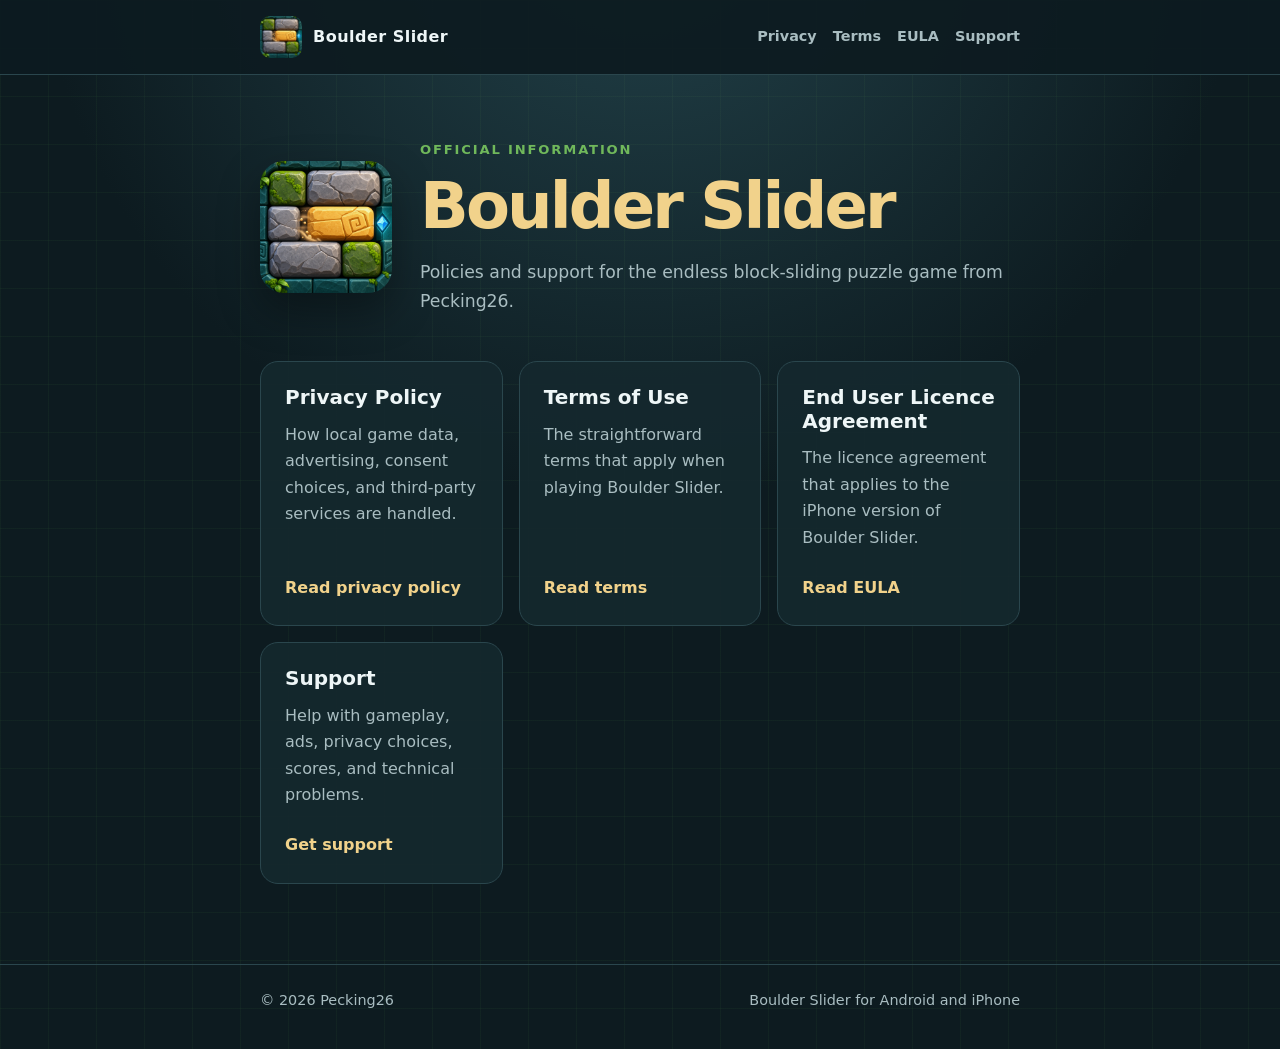
<file: index.html>
<!doctype html>
<html lang="en">
<head>
  <meta charset="utf-8">
  <meta name="viewport" content="width=device-width, initial-scale=1">
  <meta name="description" content="Privacy, terms, and support information for the Boulder Slider mobile game.">
  <title>Boulder Slider — Policies &amp; Support</title>
  <link rel="icon" type="image/svg+xml" href="data:image/svg+xml,%3Csvg xmlns='http://www.w3.org/2000/svg' viewBox='0 0 32 32'%3E%3Crect width='32' height='32' rx='7' fill='%230d1b20'/%3E%3Crect x='5' y='11' width='22' height='11' rx='4' fill='%23e2a94d'/%3E%3Cpath d='M16 12v9' stroke='%2377552b'/%3E%3C/svg%3E">
  <link rel="stylesheet" href="styles.css">
</head>
<body>
  <header class="site-header">
    <div class="header-inner">
      <a class="brand" href="index.html" aria-current="page"><img src="assets/icon.png" alt="">Boulder Slider</a>
      <nav aria-label="Main navigation"><a href="privacy.html">Privacy</a><a href="terms.html">Terms</a><a href="eula.html">EULA</a><a href="support.html">Support</a></nav>
    </div>
  </header>
  <main>
    <section class="hero">
      <img src="assets/icon.png" alt="Boulder Slider app icon">
      <div><p class="eyebrow">Official information</p><h1>Boulder Slider</h1><p class="intro">Policies and support for the endless block-sliding puzzle game from Pecking26.</p></div>
    </section>
    <section class="cards" aria-label="Policies and support">
      <a class="card" href="privacy.html"><h2>Privacy Policy</h2><p>How local game data, advertising, consent choices, and third-party services are handled.</p><span>Read privacy policy</span></a>
      <a class="card" href="terms.html"><h2>Terms of Use</h2><p>The straightforward terms that apply when playing Boulder Slider.</p><span>Read terms</span></a>
      <a class="card" href="eula.html"><h2>End User Licence Agreement</h2><p>The licence agreement that applies to the iPhone version of Boulder Slider.</p><span>Read EULA</span></a>
      <a class="card" href="support.html"><h2>Support</h2><p>Help with gameplay, ads, privacy choices, scores, and technical problems.</p><span>Get support</span></a>
    </section>
  </main>
  <footer><div class="footer-inner"><p>© 2026 Pecking26</p><p>Boulder Slider for Android and iPhone</p></div></footer>
</body>
</html>
</file>
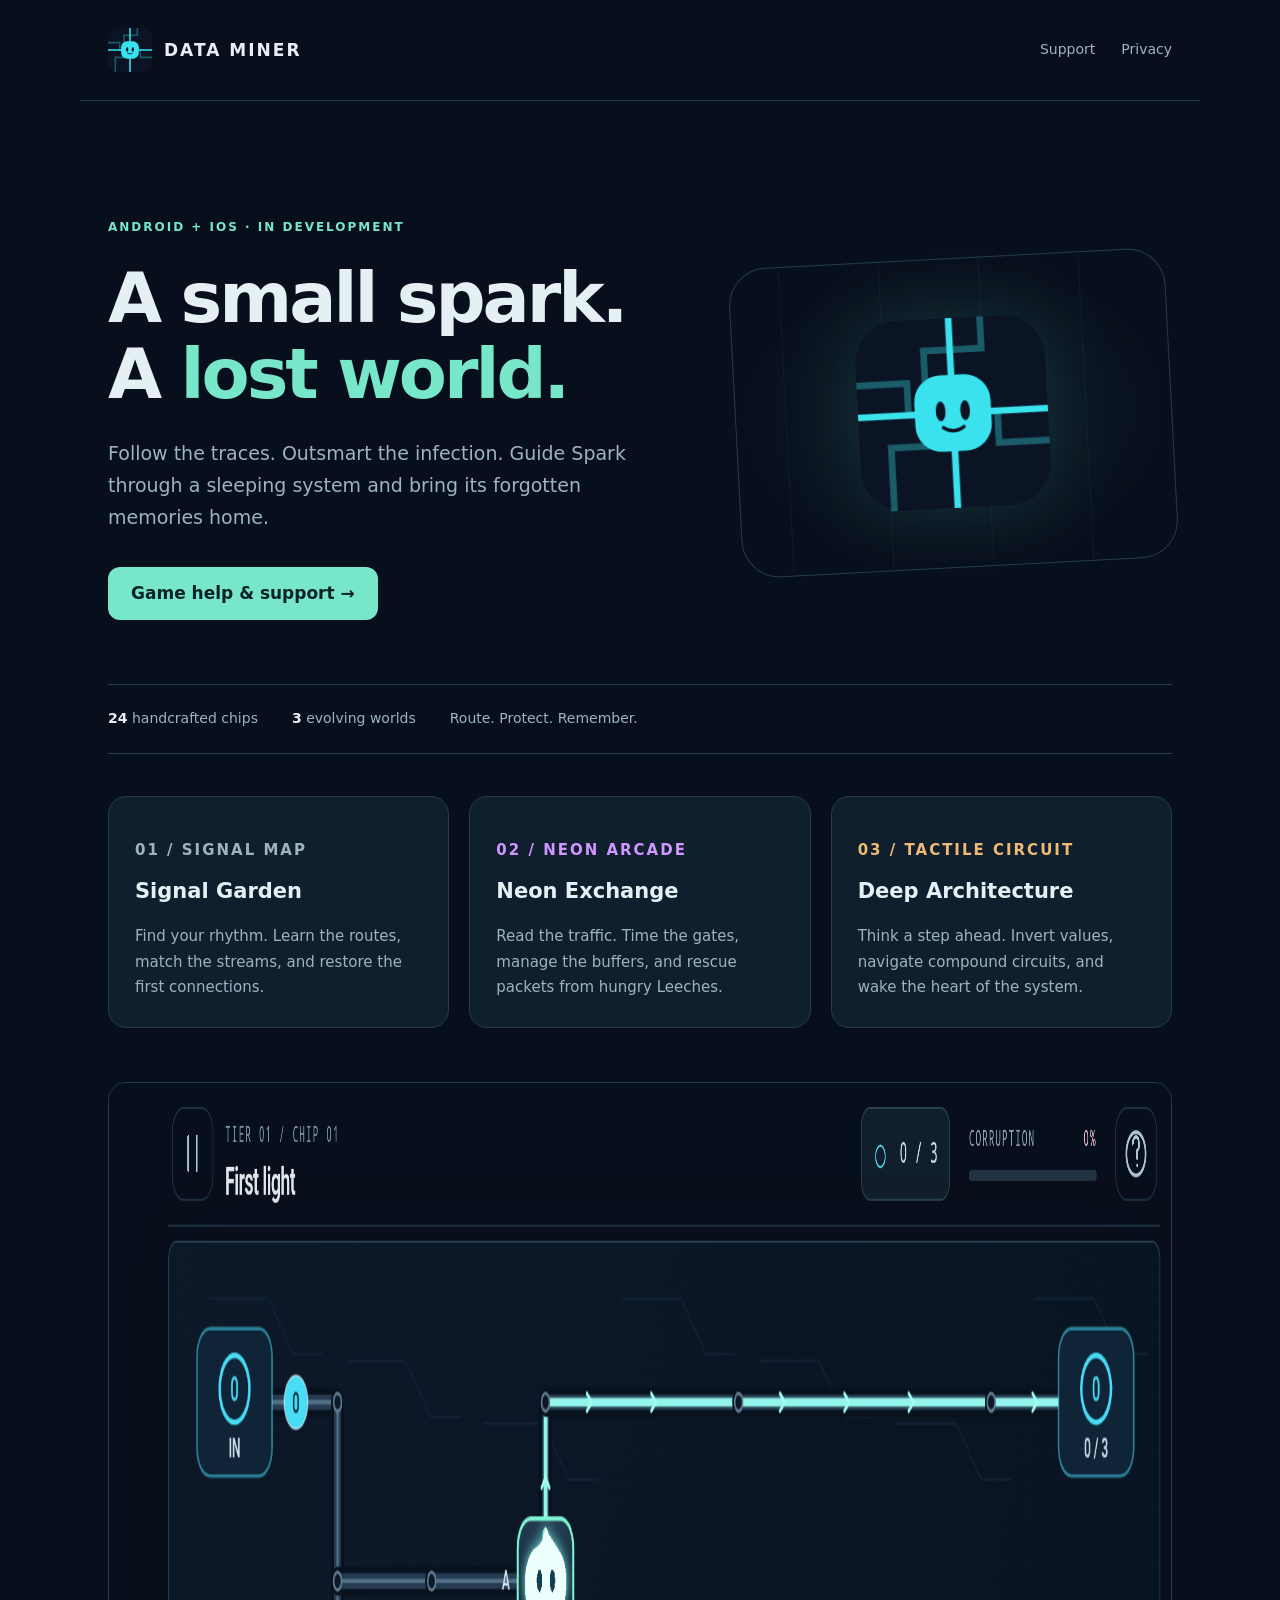
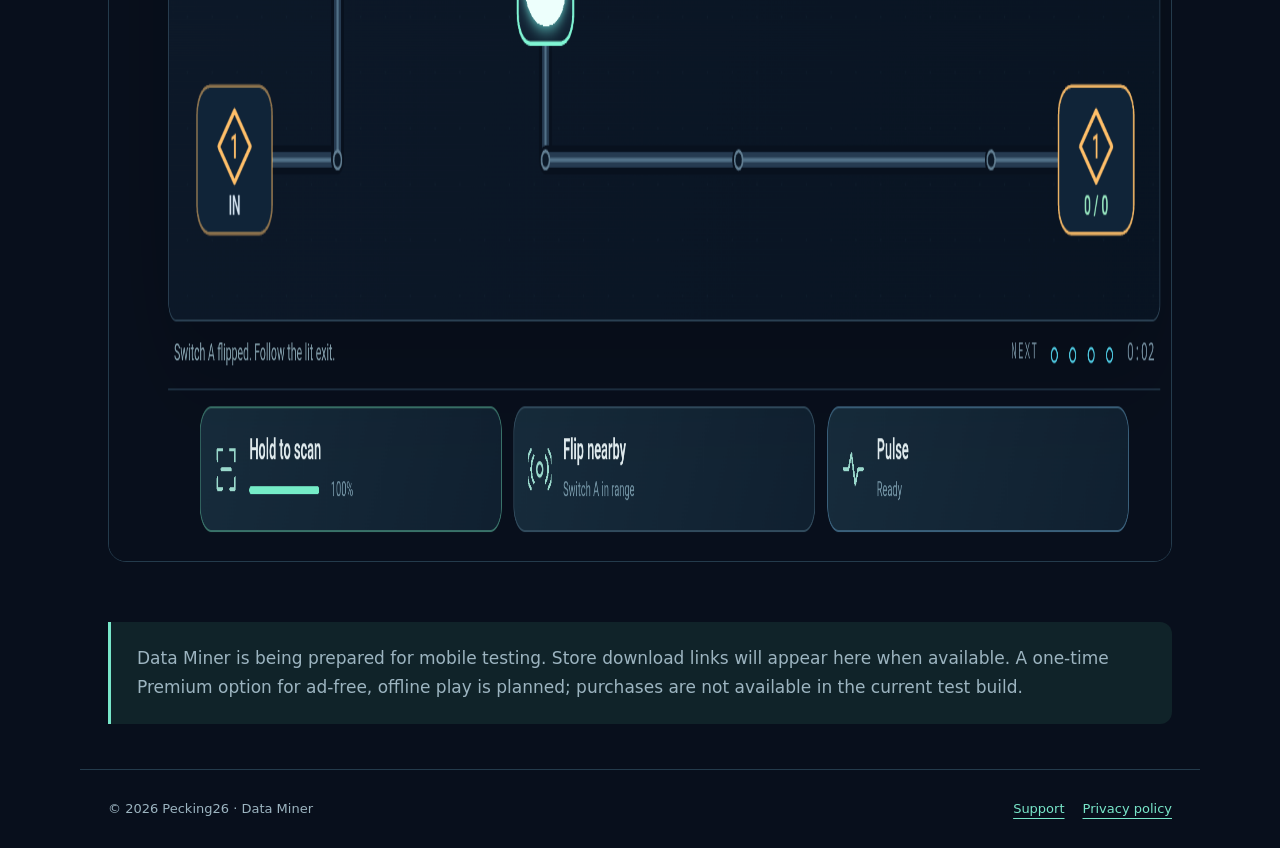
<file: data-miner/index.html>
<!doctype html><html lang="en"><head><meta charset="utf-8"><meta name="viewport" content="width=device-width,initial-scale=1"><meta name="theme-color" content="#080f1c"><meta name="description" content="Data Miner: a circuit-routing adventure in three evolving worlds. Official game information, support, and privacy."><title>Data Miner — A Circuit Odyssey</title><link rel="icon" href="assets/icon.svg"><link rel="stylesheet" href="styles.css"></head><body>
<header><a class="brand" href="./" aria-current="page"><img src="assets/icon.svg" alt="">DATA MINER</a><nav aria-label="Main navigation"><a href="support.html">Support</a><a href="privacy.html">Privacy</a></nav></header>
<main><section class="hero"><div><p class="eyebrow">Android + iOS · In development</p><h1>A small spark.<br>A <em>lost world.</em></h1><p class="lead">Follow the traces. Outsmart the infection. Guide Spark through a sleeping system and bring its forgotten memories home.</p><a class="button" href="support.html">Game help & support →</a></div><div class="spark" aria-hidden="true"><img src="assets/icon.svg" alt=""></div></section>
<div class="facts"><span><b>24</b> handcrafted chips</span><span><b>3</b> evolving worlds</span><span>Route. Protect. Remember.</span></div>
<section class="worlds" aria-label="The three worlds"><article class="card"><p class="eyebrow">01 / Signal Map</p><h2>Signal Garden</h2><p>Find your rhythm. Learn the routes, match the streams, and restore the first connections.</p></article><article class="card"><p class="eyebrow">02 / Neon Arcade</p><h2>Neon Exchange</h2><p>Read the traffic. Time the gates, manage the buffers, and rescue packets from hungry Leeches.</p></article><article class="card"><p class="eyebrow">03 / Tactile Circuit</p><h2>Deep Architecture</h2><p>Think a step ahead. Invert values, navigate compound circuits, and wake the heart of the system.</p></article></section>
<img class="game-shot" src="assets/gameplay.png" alt="Data Miner gameplay showing Spark, circuit paths, packet outputs, and touch controls" width="2400" height="1080" loading="lazy">
<p class="notice">Data Miner is being prepared for mobile testing. Store download links will appear here when available. A one-time Premium option for ad-free, offline play is planned; purchases are not available in the current test build.</p></main>
<footer><span>© 2026 Pecking26 · Data Miner</span><span><a href="support.html">Support</a><a href="privacy.html">Privacy policy</a></span></footer></body></html>
</file>
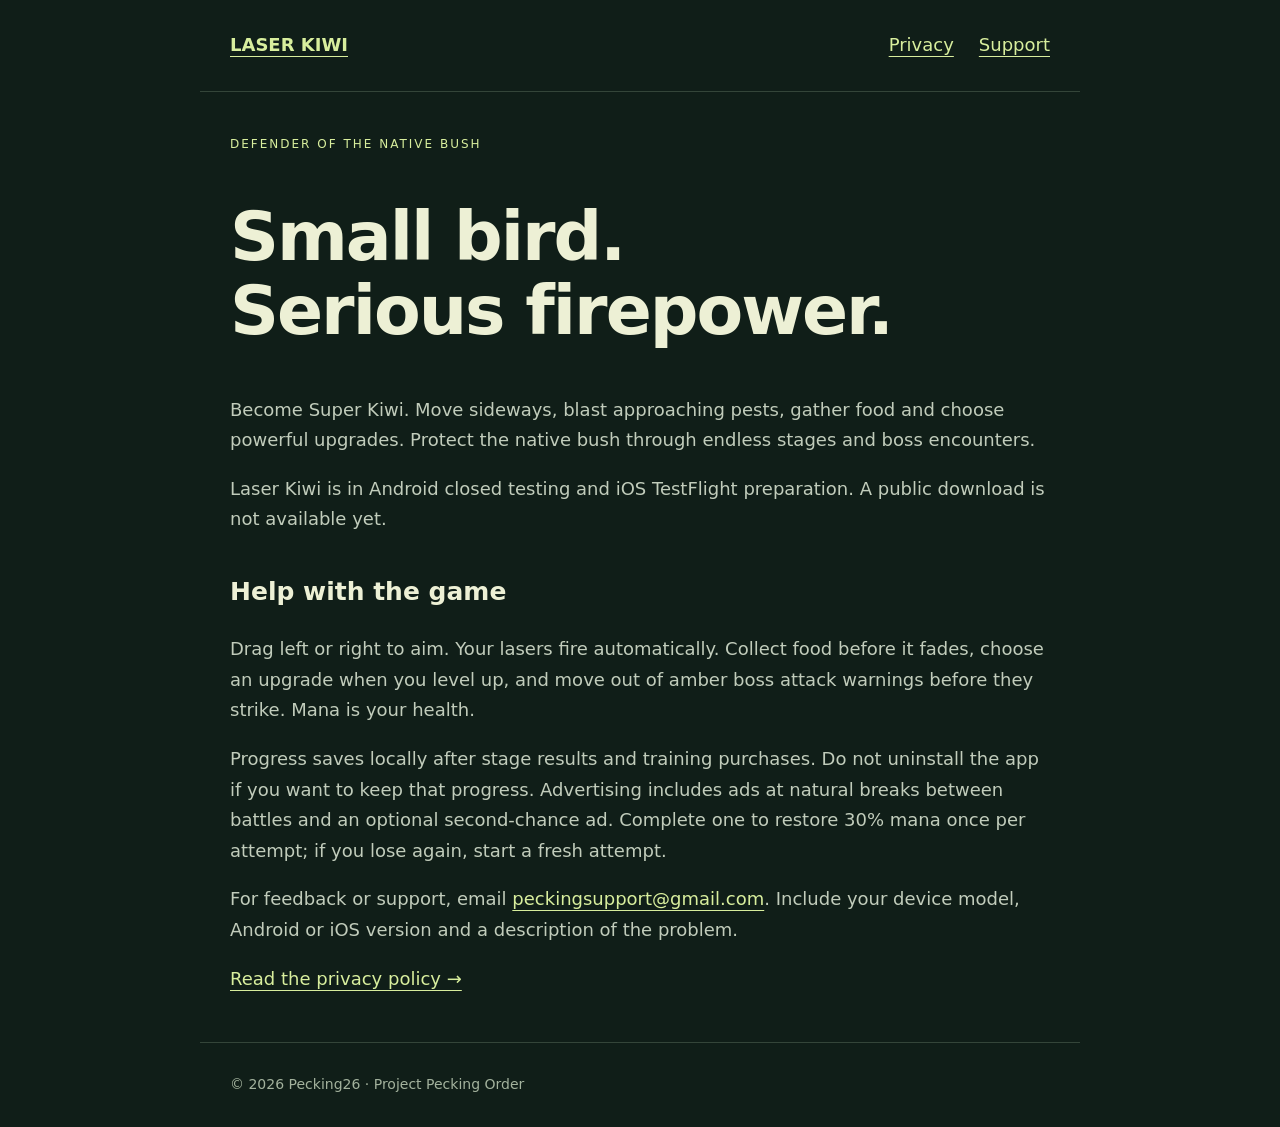
<file: laser-kiwi/index.html>
<!doctype html><html lang="en-NZ"><head><meta charset="utf-8"><meta name="viewport" content="width=device-width,initial-scale=1"><title>Laser Kiwi — Native bush defence</title><meta name="description" content="Defend the native bush with laser eyes. Official Laser Kiwi support and privacy information."><link rel="stylesheet" href="style.css"></head><body><header><a href="index.html">LASER KIWI</a><nav><a href="privacy.html">Privacy</a><a href="mailto:peckingsupport@gmail.com">Support</a></nav></header><main><p class="eyebrow">DEFENDER OF THE NATIVE BUSH</p><h1>Small bird.<br>Serious firepower.</h1><p>Become Super Kiwi. Move sideways, blast approaching pests, gather food and choose powerful upgrades. Protect the native bush through endless stages and boss encounters.</p><p>Laser Kiwi is in Android closed testing and iOS TestFlight preparation. A public download is not available yet.</p><h2>Help with the game</h2><p>Drag left or right to aim. Your lasers fire automatically. Collect food before it fades, choose an upgrade when you level up, and move out of amber boss attack warnings before they strike. Mana is your health.</p><p>Progress saves locally after stage results and training purchases. Do not uninstall the app if you want to keep that progress. Advertising includes ads at natural breaks between battles and an optional second-chance ad. Complete one to restore 30% mana once per attempt; if you lose again, start a fresh attempt.</p><p>For feedback or support, email <a href="mailto:peckingsupport@gmail.com">peckingsupport@gmail.com</a>. Include your device model, Android or iOS version and a description of the problem.</p><p><a href="privacy.html">Read the privacy policy →</a></p></main><footer>© 2026 Pecking26 · Project Pecking Order</footer></body></html>
</file>
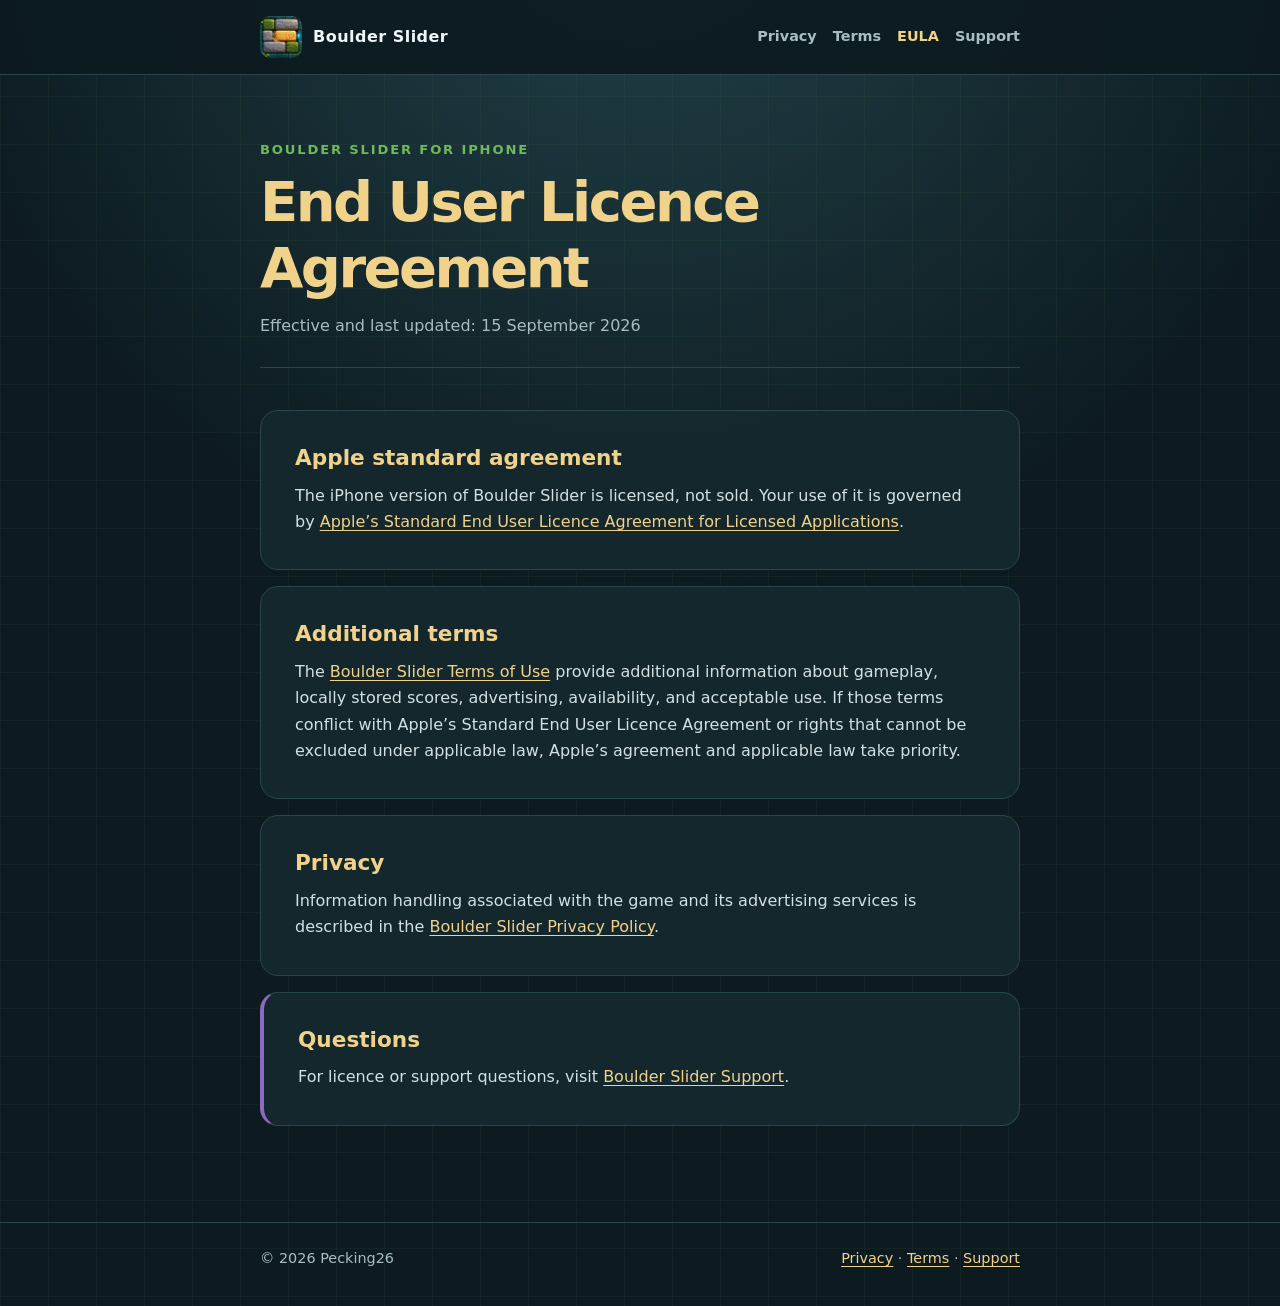
<file: eula.html>
<!doctype html>
<html lang="en">
<head>
  <meta charset="utf-8">
  <meta name="viewport" content="width=device-width, initial-scale=1">
  <meta name="description" content="End User Licence Agreement for the iPhone version of Boulder Slider.">
  <title>End User Licence Agreement — Boulder Slider</title>
  <link rel="icon" type="image/svg+xml" href="data:image/svg+xml,%3Csvg xmlns='http://www.w3.org/2000/svg' viewBox='0 0 32 32'%3E%3Crect width='32' height='32' rx='7' fill='%230d1b20'/%3E%3Crect x='5' y='11' width='22' height='11' rx='4' fill='%23e2a94d'/%3E%3Cpath d='M16 12v9' stroke='%2377552b'/%3E%3C/svg%3E">
  <link rel="stylesheet" href="styles.css">
</head>
<body>
  <header class="site-header"><div class="header-inner"><a class="brand" href="index.html"><img src="assets/icon.png" alt="">Boulder Slider</a><nav aria-label="Main navigation"><a href="privacy.html">Privacy</a><a href="terms.html">Terms</a><a href="eula.html" aria-current="page">EULA</a><a href="support.html">Support</a></nav></div></header>
  <main>
    <header class="page-heading"><p class="eyebrow">Boulder Slider for iPhone</p><h1>End User Licence Agreement</h1><p class="updated">Effective and last updated: 15 September 2026</p></header>
    <section class="policy-section"><h2>Apple standard agreement</h2><p>The iPhone version of Boulder Slider is licensed, not sold. Your use of it is governed by <a href="https://www.apple.com/legal/internet-services/itunes/dev/stdeula/">Apple’s Standard End User Licence Agreement for Licensed Applications</a>.</p></section>
    <section class="policy-section"><h2>Additional terms</h2><p>The <a href="terms.html">Boulder Slider Terms of Use</a> provide additional information about gameplay, locally stored scores, advertising, availability, and acceptable use. If those terms conflict with Apple’s Standard End User Licence Agreement or rights that cannot be excluded under applicable law, Apple’s agreement and applicable law take priority.</p></section>
    <section class="policy-section"><h2>Privacy</h2><p>Information handling associated with the game and its advertising services is described in the <a href="privacy.html">Boulder Slider Privacy Policy</a>.</p></section>
    <section class="policy-section callout"><h2>Questions</h2><p>For licence or support questions, visit <a href="support.html">Boulder Slider Support</a>.</p></section>
  </main>
  <footer><div class="footer-inner"><p>© 2026 Pecking26</p><p><a href="privacy.html">Privacy</a> · <a href="terms.html">Terms</a> · <a href="support.html">Support</a></p></div></footer>
</body>
</html>
</file>
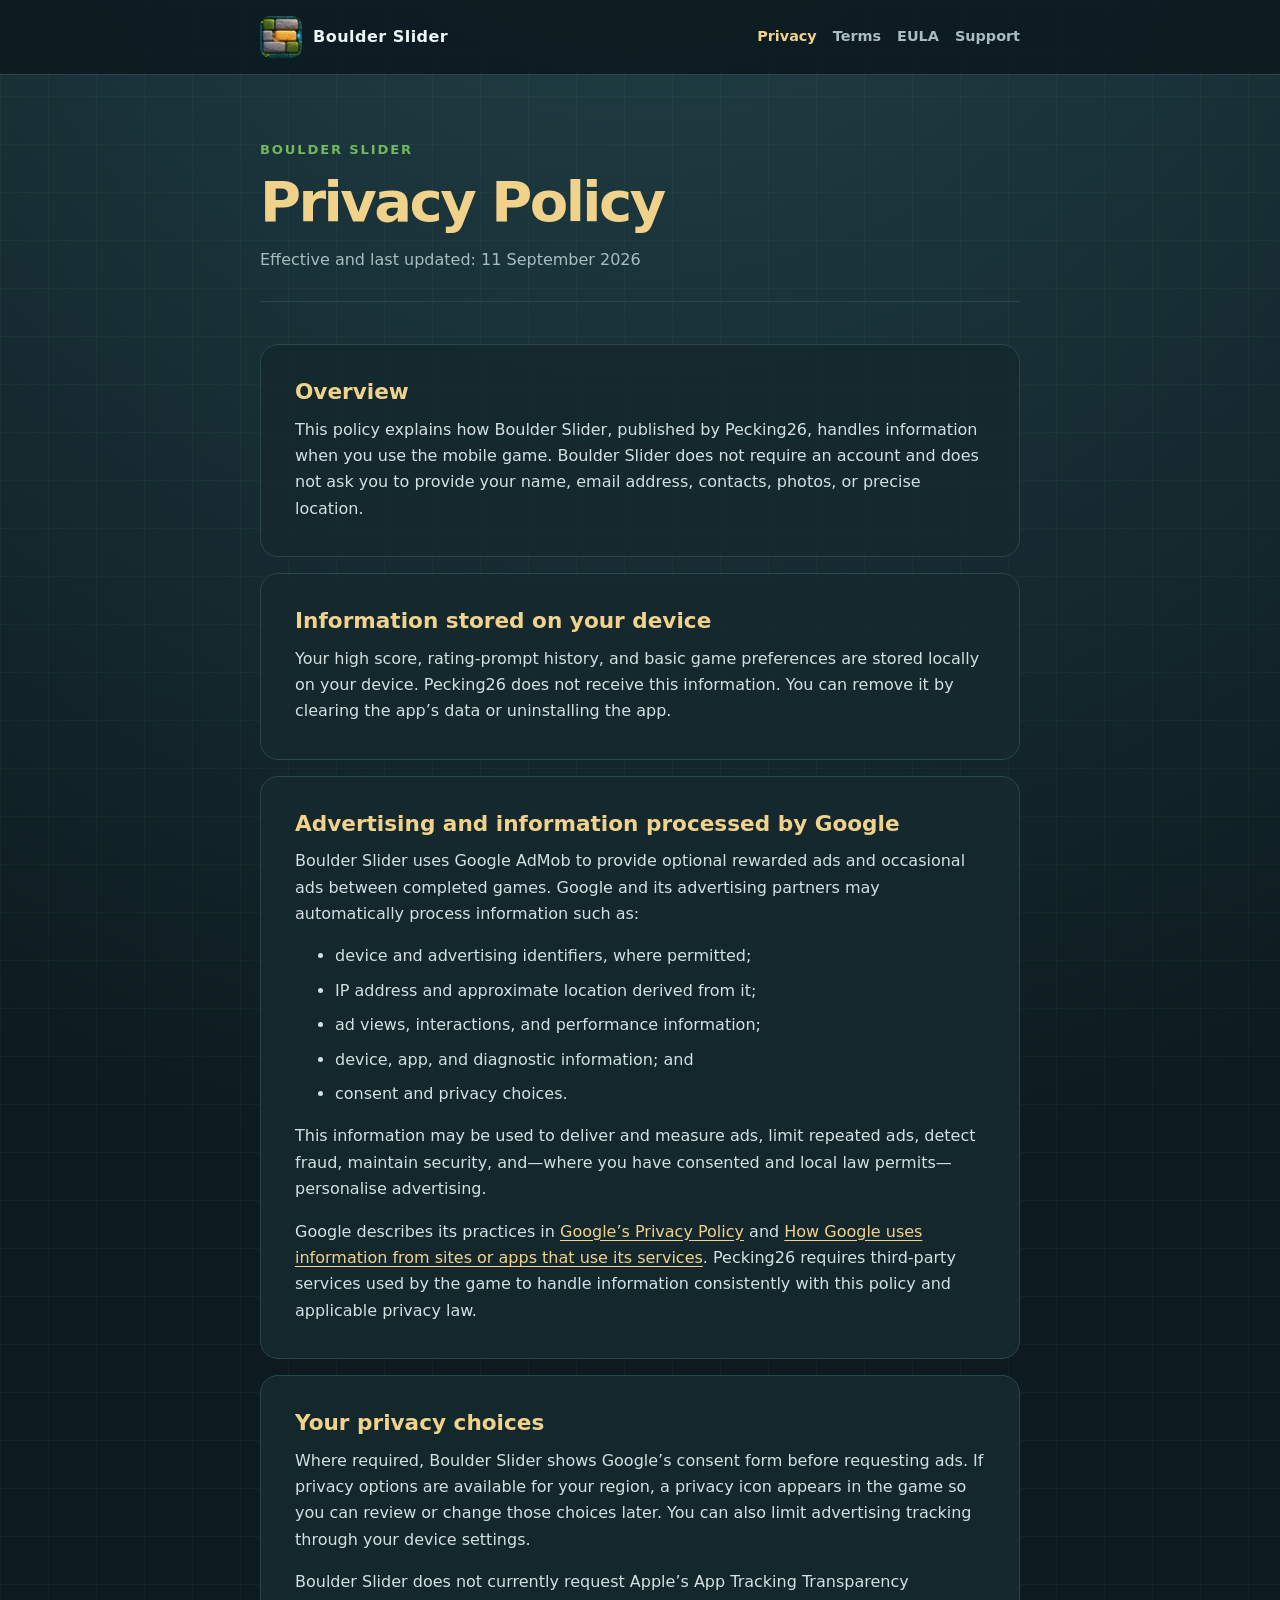
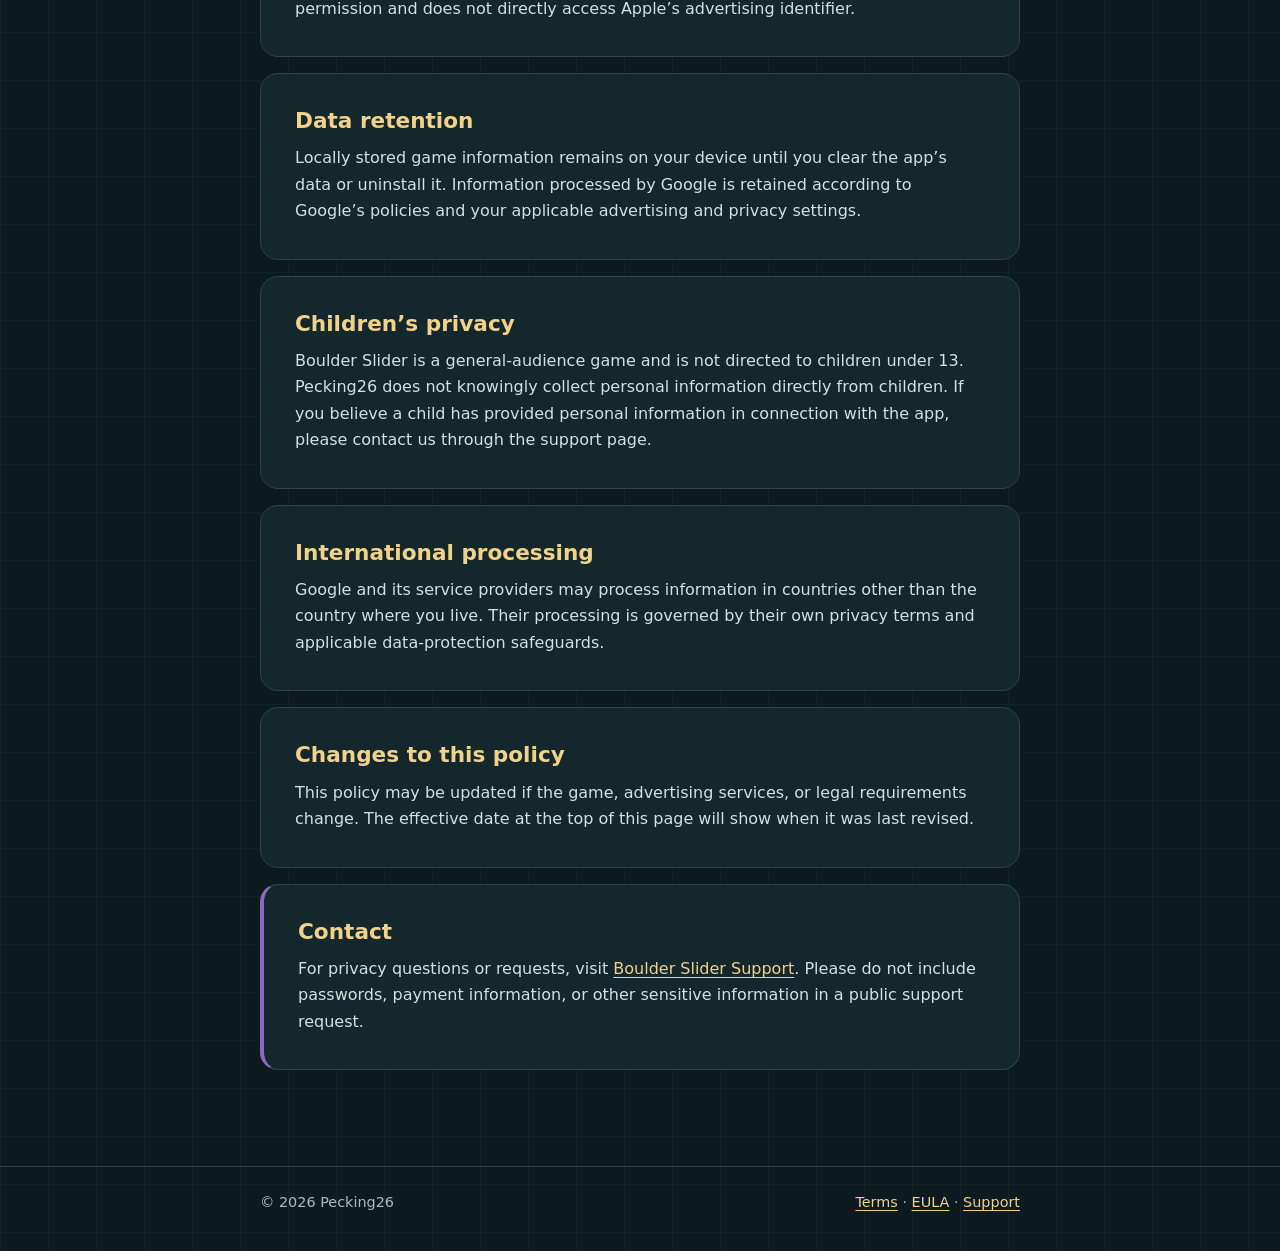
<file: privacy.html>
<!doctype html>
<html lang="en">
<head>
  <meta charset="utf-8">
  <meta name="viewport" content="width=device-width, initial-scale=1">
  <meta name="description" content="Privacy Policy for the Boulder Slider mobile game.">
  <title>Privacy Policy — Boulder Slider</title>
  <link rel="icon" type="image/svg+xml" href="data:image/svg+xml,%3Csvg xmlns='http://www.w3.org/2000/svg' viewBox='0 0 32 32'%3E%3Crect width='32' height='32' rx='7' fill='%230d1b20'/%3E%3Crect x='5' y='11' width='22' height='11' rx='4' fill='%23e2a94d'/%3E%3Cpath d='M16 12v9' stroke='%2377552b'/%3E%3C/svg%3E">
  <link rel="stylesheet" href="styles.css">
</head>
<body>
  <header class="site-header"><div class="header-inner"><a class="brand" href="index.html"><img src="assets/icon.png" alt="">Boulder Slider</a><nav aria-label="Main navigation"><a href="privacy.html" aria-current="page">Privacy</a><a href="terms.html">Terms</a><a href="eula.html">EULA</a><a href="support.html">Support</a></nav></div></header>
  <main>
    <header class="page-heading"><p class="eyebrow">Boulder Slider</p><h1>Privacy Policy</h1><p class="updated">Effective and last updated: 11 September 2026</p></header>
    <section class="policy-section"><h2>Overview</h2><p>This policy explains how Boulder Slider, published by Pecking26, handles information when you use the mobile game. Boulder Slider does not require an account and does not ask you to provide your name, email address, contacts, photos, or precise location.</p></section>
    <section class="policy-section"><h2>Information stored on your device</h2><p>Your high score, rating-prompt history, and basic game preferences are stored locally on your device. Pecking26 does not receive this information. You can remove it by clearing the app’s data or uninstalling the app.</p></section>
    <section class="policy-section">
      <h2>Advertising and information processed by Google</h2>
      <p>Boulder Slider uses Google AdMob to provide optional rewarded ads and occasional ads between completed games. Google and its advertising partners may automatically process information such as:</p>
      <ul><li>device and advertising identifiers, where permitted;</li><li>IP address and approximate location derived from it;</li><li>ad views, interactions, and performance information;</li><li>device, app, and diagnostic information; and</li><li>consent and privacy choices.</li></ul>
      <p>This information may be used to deliver and measure ads, limit repeated ads, detect fraud, maintain security, and—where you have consented and local law permits—personalise advertising.</p>
      <p>Google describes its practices in <a href="https://policies.google.com/privacy">Google’s Privacy Policy</a> and <a href="https://policies.google.com/technologies/partner-sites">How Google uses information from sites or apps that use its services</a>. Pecking26 requires third-party services used by the game to handle information consistently with this policy and applicable privacy law.</p>
    </section>
    <section class="policy-section" id="your-privacy-choices"><h2>Your privacy choices</h2><p>Where required, Boulder Slider shows Google’s consent form before requesting ads. If privacy options are available for your region, a privacy icon appears in the game so you can review or change those choices later. You can also limit advertising tracking through your device settings.</p><p>Boulder Slider does not currently request Apple’s App Tracking Transparency permission and does not directly access Apple’s advertising identifier.</p></section>
    <section class="policy-section"><h2>Data retention</h2><p>Locally stored game information remains on your device until you clear the app’s data or uninstall it. Information processed by Google is retained according to Google’s policies and your applicable advertising and privacy settings.</p></section>
    <section class="policy-section"><h2>Children’s privacy</h2><p>Boulder Slider is a general-audience game and is not directed to children under 13. Pecking26 does not knowingly collect personal information directly from children. If you believe a child has provided personal information in connection with the app, please contact us through the support page.</p></section>
    <section class="policy-section"><h2>International processing</h2><p>Google and its service providers may process information in countries other than the country where you live. Their processing is governed by their own privacy terms and applicable data-protection safeguards.</p></section>
    <section class="policy-section"><h2>Changes to this policy</h2><p>This policy may be updated if the game, advertising services, or legal requirements change. The effective date at the top of this page will show when it was last revised.</p></section>
    <section class="policy-section callout"><h2>Contact</h2><p>For privacy questions or requests, visit <a href="support.html">Boulder Slider Support</a>. Please do not include passwords, payment information, or other sensitive information in a public support request.</p></section>
  </main>
  <footer><div class="footer-inner"><p>© 2026 Pecking26</p><p><a href="terms.html">Terms</a> · <a href="eula.html">EULA</a> · <a href="support.html">Support</a></p></div></footer>
</body>
</html>
</file>
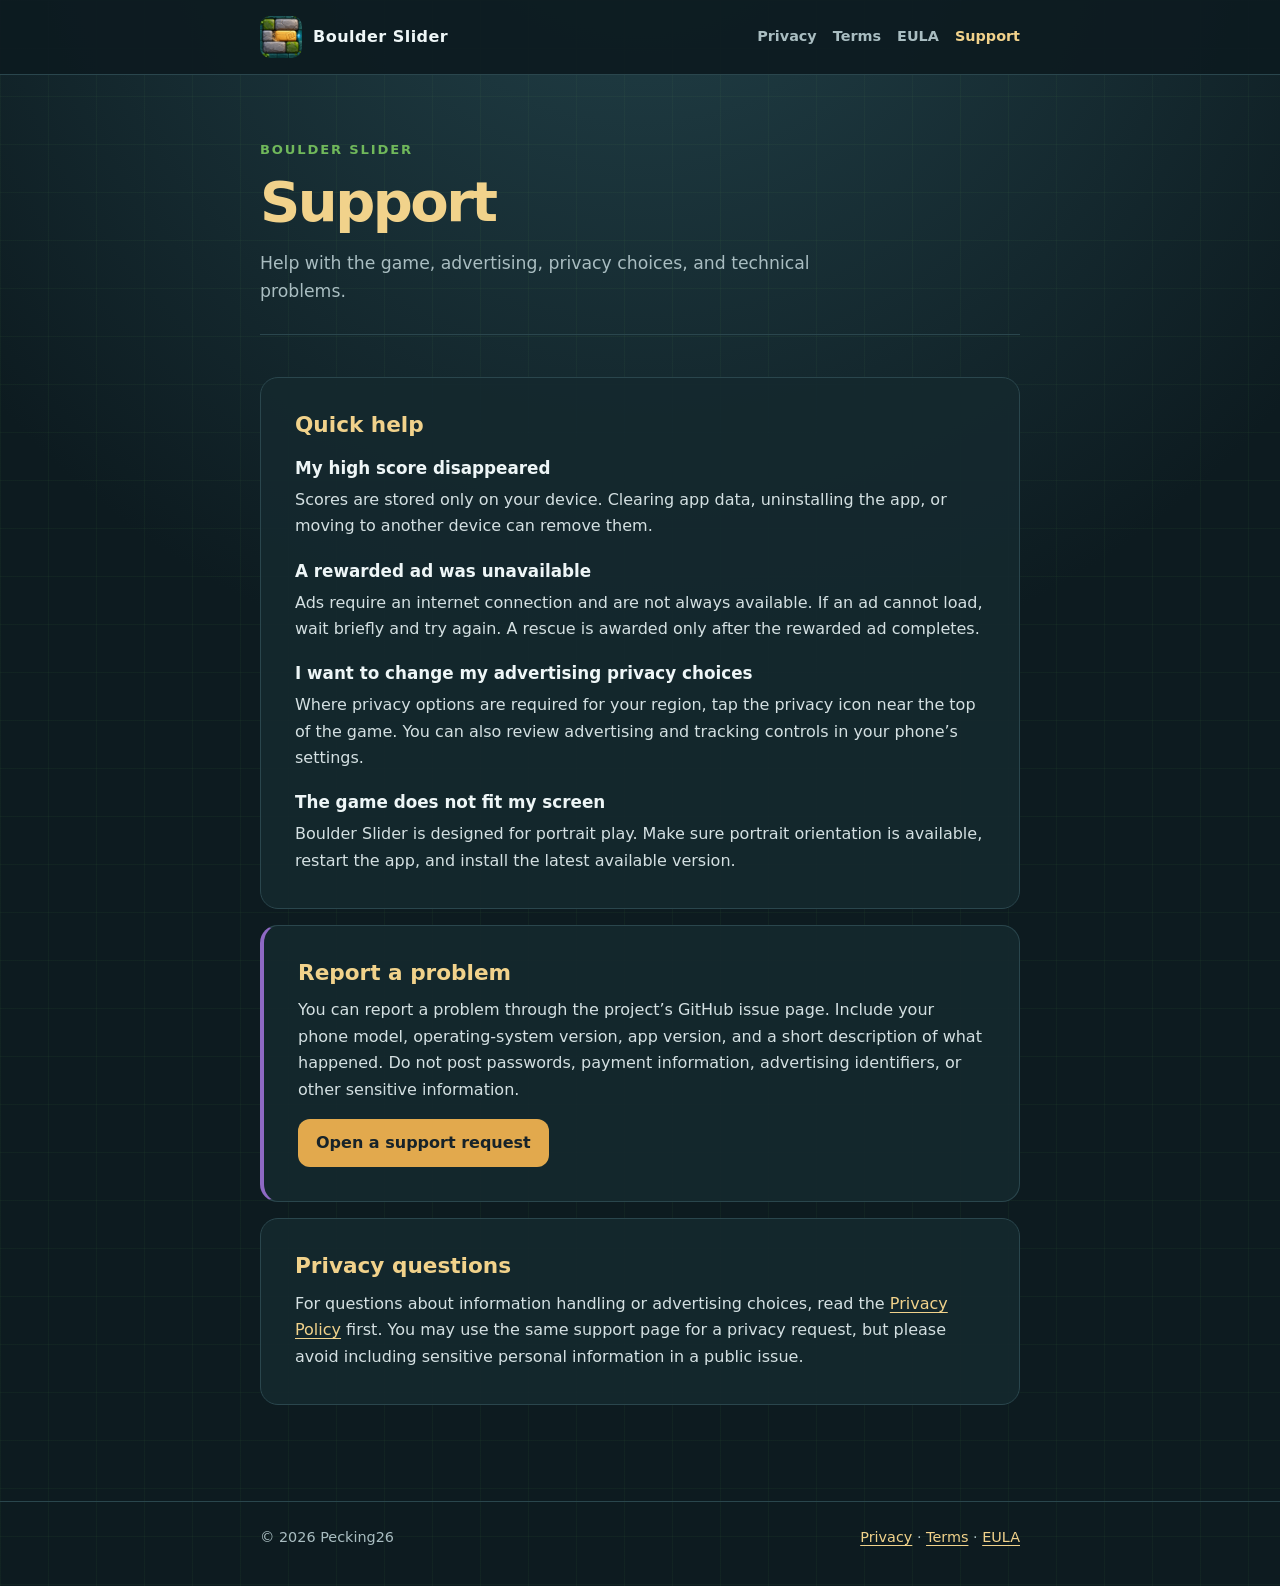
<file: support.html>
<!doctype html>
<html lang="en">
<head>
  <meta charset="utf-8">
  <meta name="viewport" content="width=device-width, initial-scale=1">
  <meta name="description" content="Support information for the Boulder Slider mobile game.">
  <title>Support — Boulder Slider</title>
  <link rel="icon" type="image/svg+xml" href="data:image/svg+xml,%3Csvg xmlns='http://www.w3.org/2000/svg' viewBox='0 0 32 32'%3E%3Crect width='32' height='32' rx='7' fill='%230d1b20'/%3E%3Crect x='5' y='11' width='22' height='11' rx='4' fill='%23e2a94d'/%3E%3Cpath d='M16 12v9' stroke='%2377552b'/%3E%3C/svg%3E">
  <link rel="stylesheet" href="styles.css">
</head>
<body>
  <header class="site-header"><div class="header-inner"><a class="brand" href="index.html"><img src="assets/icon.png" alt="">Boulder Slider</a><nav aria-label="Main navigation"><a href="privacy.html">Privacy</a><a href="terms.html">Terms</a><a href="eula.html">EULA</a><a href="support.html" aria-current="page">Support</a></nav></div></header>
  <main>
    <header class="page-heading"><p class="eyebrow">Boulder Slider</p><h1>Support</h1><p class="intro">Help with the game, advertising, privacy choices, and technical problems.</p></header>
    <section class="policy-section"><h2>Quick help</h2><h3>My high score disappeared</h3><p>Scores are stored only on your device. Clearing app data, uninstalling the app, or moving to another device can remove them.</p><h3>A rewarded ad was unavailable</h3><p>Ads require an internet connection and are not always available. If an ad cannot load, wait briefly and try again. A rescue is awarded only after the rewarded ad completes.</p><h3>I want to change my advertising privacy choices</h3><p>Where privacy options are required for your region, tap the privacy icon near the top of the game. You can also review advertising and tracking controls in your phone’s settings.</p><h3>The game does not fit my screen</h3><p>Boulder Slider is designed for portrait play. Make sure portrait orientation is available, restart the app, and install the latest available version.</p></section>
    <section class="policy-section callout"><h2>Report a problem</h2><p>You can report a problem through the project’s GitHub issue page. Include your phone model, operating-system version, app version, and a short description of what happened. Do not post passwords, payment information, advertising identifiers, or other sensitive information.</p><p><a class="button-link" href="https://github.com/Pecking26/Boulder-Slider/issues/new">Open a support request</a></p></section>
    <section class="policy-section"><h2>Privacy questions</h2><p>For questions about information handling or advertising choices, read the <a href="privacy.html">Privacy Policy</a> first. You may use the same support page for a privacy request, but please avoid including sensitive personal information in a public issue.</p></section>
  </main>
  <footer><div class="footer-inner"><p>© 2026 Pecking26</p><p><a href="privacy.html">Privacy</a> · <a href="terms.html">Terms</a> · <a href="eula.html">EULA</a></p></div></footer>
</body>
</html>
</file>
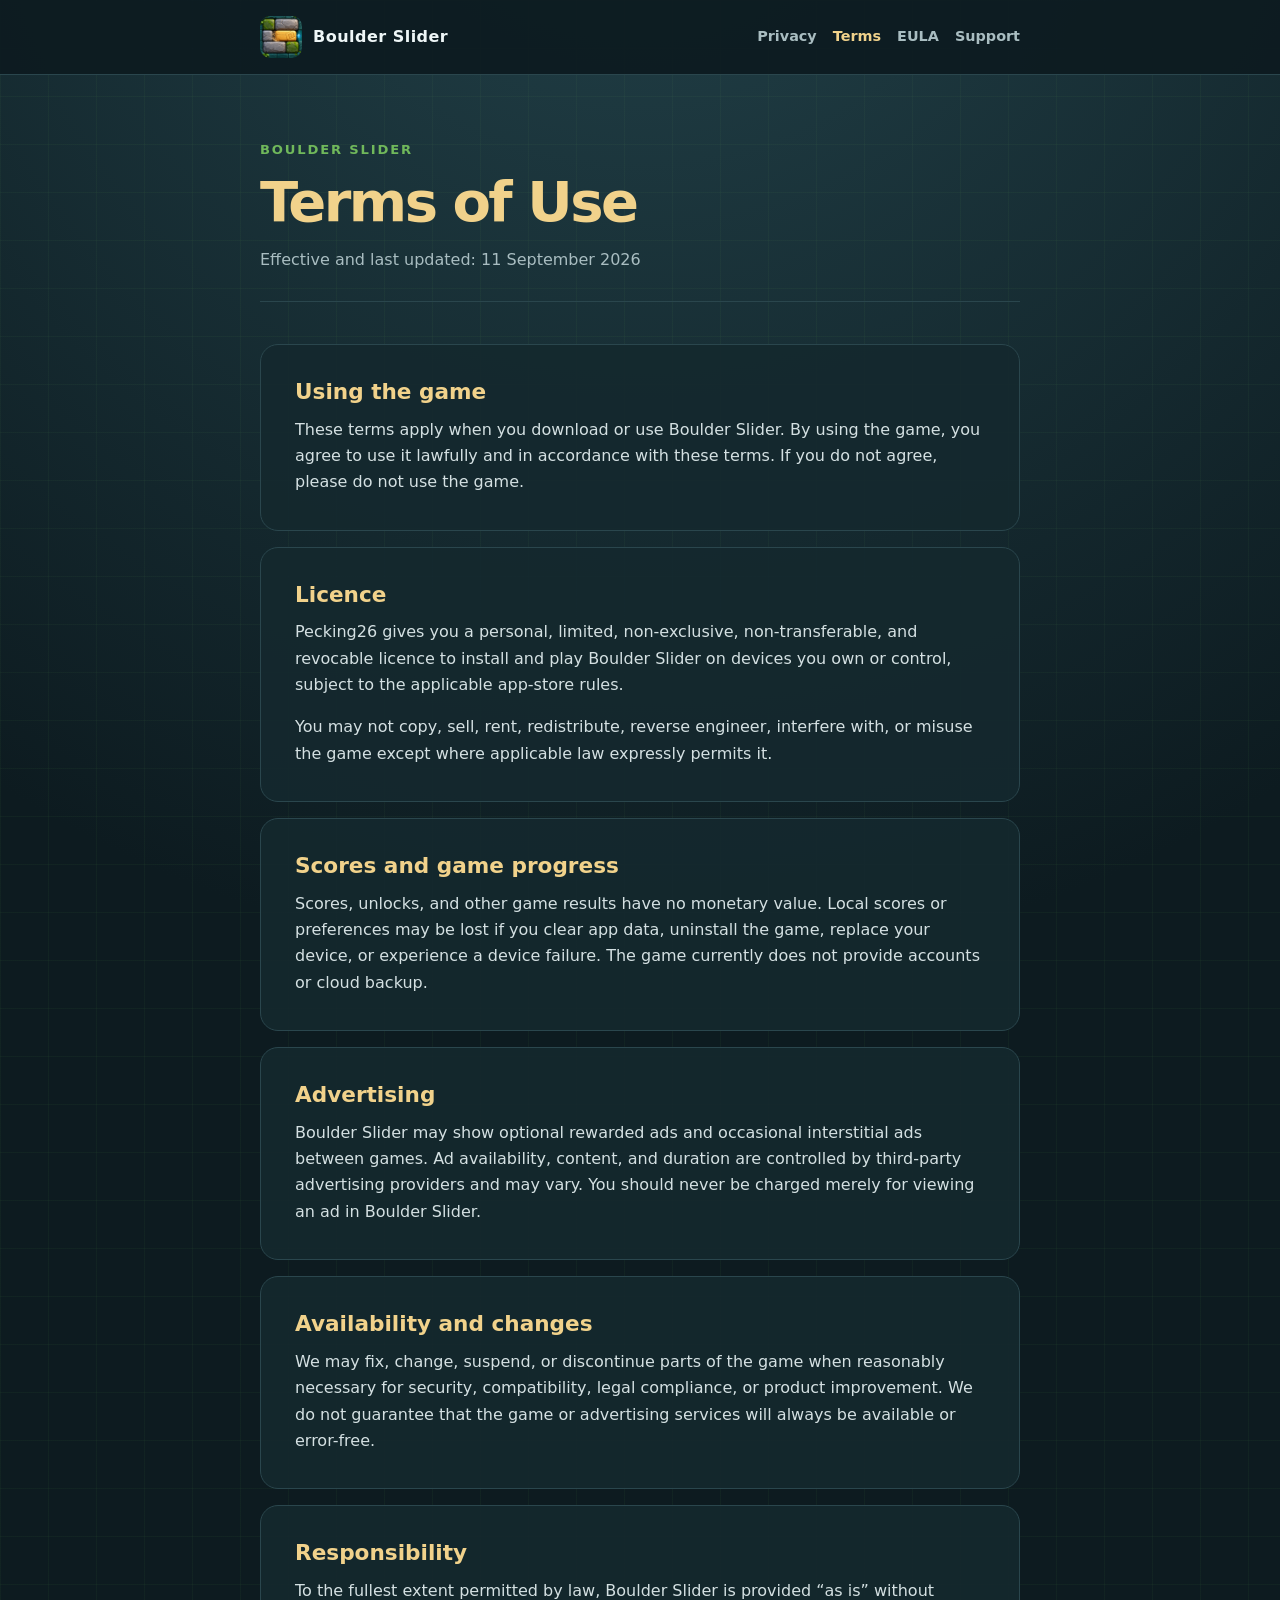
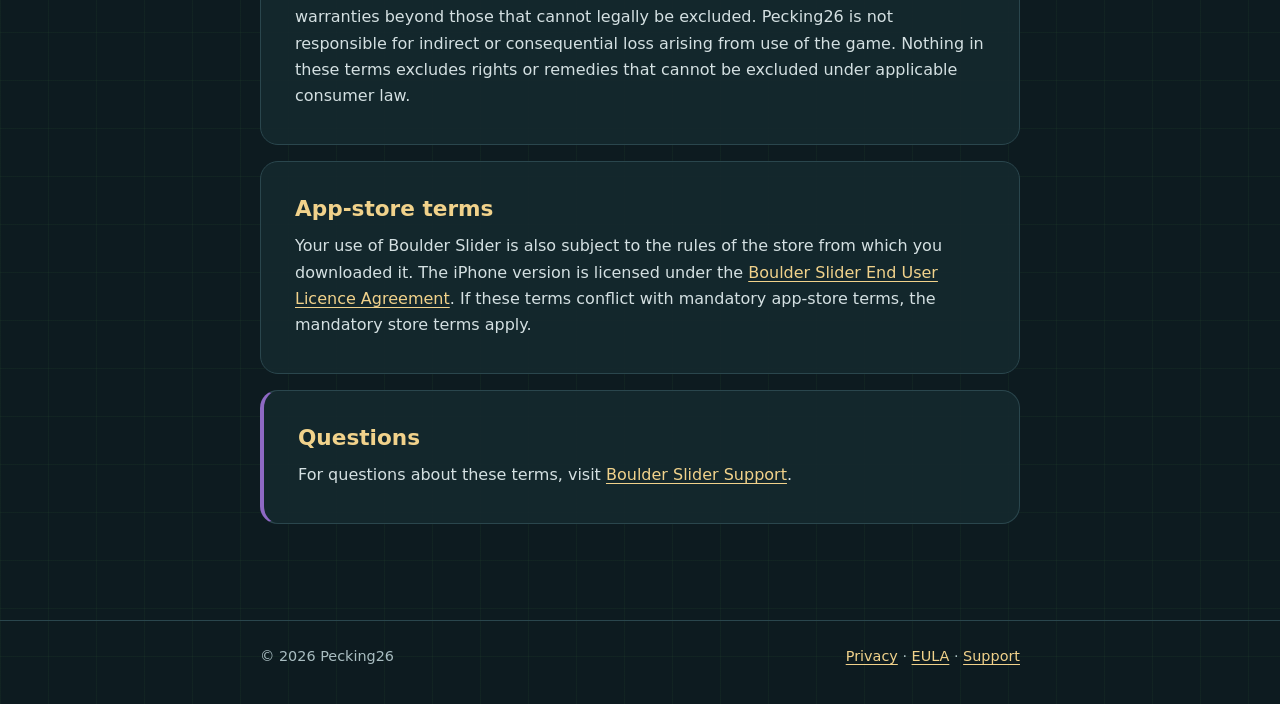
<file: terms.html>
<!doctype html>
<html lang="en">
<head>
  <meta charset="utf-8">
  <meta name="viewport" content="width=device-width, initial-scale=1">
  <meta name="description" content="Terms of Use for the Boulder Slider mobile game.">
  <title>Terms of Use — Boulder Slider</title>
  <link rel="icon" type="image/svg+xml" href="data:image/svg+xml,%3Csvg xmlns='http://www.w3.org/2000/svg' viewBox='0 0 32 32'%3E%3Crect width='32' height='32' rx='7' fill='%230d1b20'/%3E%3Crect x='5' y='11' width='22' height='11' rx='4' fill='%23e2a94d'/%3E%3Cpath d='M16 12v9' stroke='%2377552b'/%3E%3C/svg%3E">
  <link rel="stylesheet" href="styles.css">
</head>
<body>
  <header class="site-header"><div class="header-inner"><a class="brand" href="index.html"><img src="assets/icon.png" alt="">Boulder Slider</a><nav aria-label="Main navigation"><a href="privacy.html">Privacy</a><a href="terms.html" aria-current="page">Terms</a><a href="eula.html">EULA</a><a href="support.html">Support</a></nav></div></header>
  <main>
    <header class="page-heading"><p class="eyebrow">Boulder Slider</p><h1>Terms of Use</h1><p class="updated">Effective and last updated: 11 September 2026</p></header>
    <section class="policy-section"><h2>Using the game</h2><p>These terms apply when you download or use Boulder Slider. By using the game, you agree to use it lawfully and in accordance with these terms. If you do not agree, please do not use the game.</p></section>
    <section class="policy-section"><h2>Licence</h2><p>Pecking26 gives you a personal, limited, non-exclusive, non-transferable, and revocable licence to install and play Boulder Slider on devices you own or control, subject to the applicable app-store rules.</p><p>You may not copy, sell, rent, redistribute, reverse engineer, interfere with, or misuse the game except where applicable law expressly permits it.</p></section>
    <section class="policy-section"><h2>Scores and game progress</h2><p>Scores, unlocks, and other game results have no monetary value. Local scores or preferences may be lost if you clear app data, uninstall the game, replace your device, or experience a device failure. The game currently does not provide accounts or cloud backup.</p></section>
    <section class="policy-section"><h2>Advertising</h2><p>Boulder Slider may show optional rewarded ads and occasional interstitial ads between games. Ad availability, content, and duration are controlled by third-party advertising providers and may vary. You should never be charged merely for viewing an ad in Boulder Slider.</p></section>
    <section class="policy-section"><h2>Availability and changes</h2><p>We may fix, change, suspend, or discontinue parts of the game when reasonably necessary for security, compatibility, legal compliance, or product improvement. We do not guarantee that the game or advertising services will always be available or error-free.</p></section>
    <section class="policy-section"><h2>Responsibility</h2><p>To the fullest extent permitted by law, Boulder Slider is provided “as is” without warranties beyond those that cannot legally be excluded. Pecking26 is not responsible for indirect or consequential loss arising from use of the game. Nothing in these terms excludes rights or remedies that cannot be excluded under applicable consumer law.</p></section>
    <section class="policy-section"><h2>App-store terms</h2><p>Your use of Boulder Slider is also subject to the rules of the store from which you downloaded it. The iPhone version is licensed under the <a href="eula.html">Boulder Slider End User Licence Agreement</a>. If these terms conflict with mandatory app-store terms, the mandatory store terms apply.</p></section>
    <section class="policy-section callout"><h2>Questions</h2><p>For questions about these terms, visit <a href="support.html">Boulder Slider Support</a>.</p></section>
  </main>
  <footer><div class="footer-inner"><p>© 2026 Pecking26</p><p><a href="privacy.html">Privacy</a> · <a href="eula.html">EULA</a> · <a href="support.html">Support</a></p></div></footer>
</body>
</html>
</file>
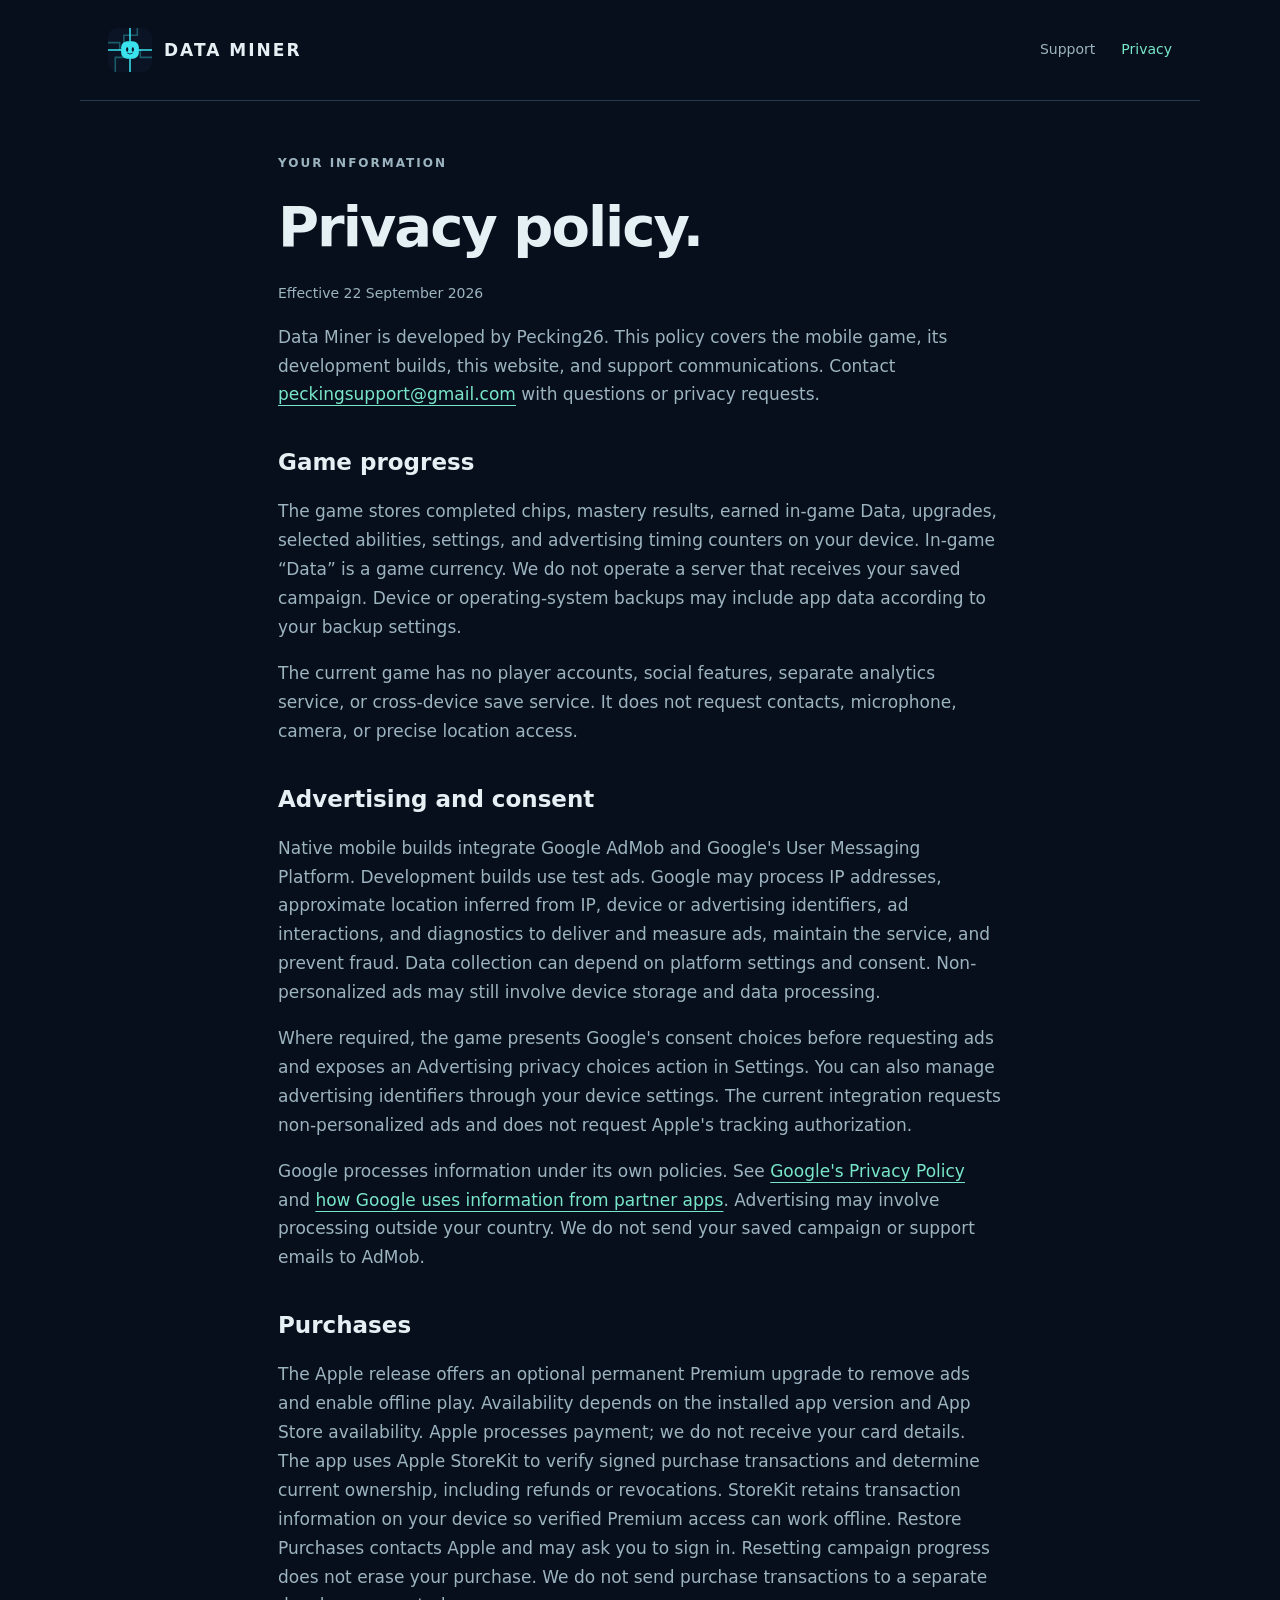
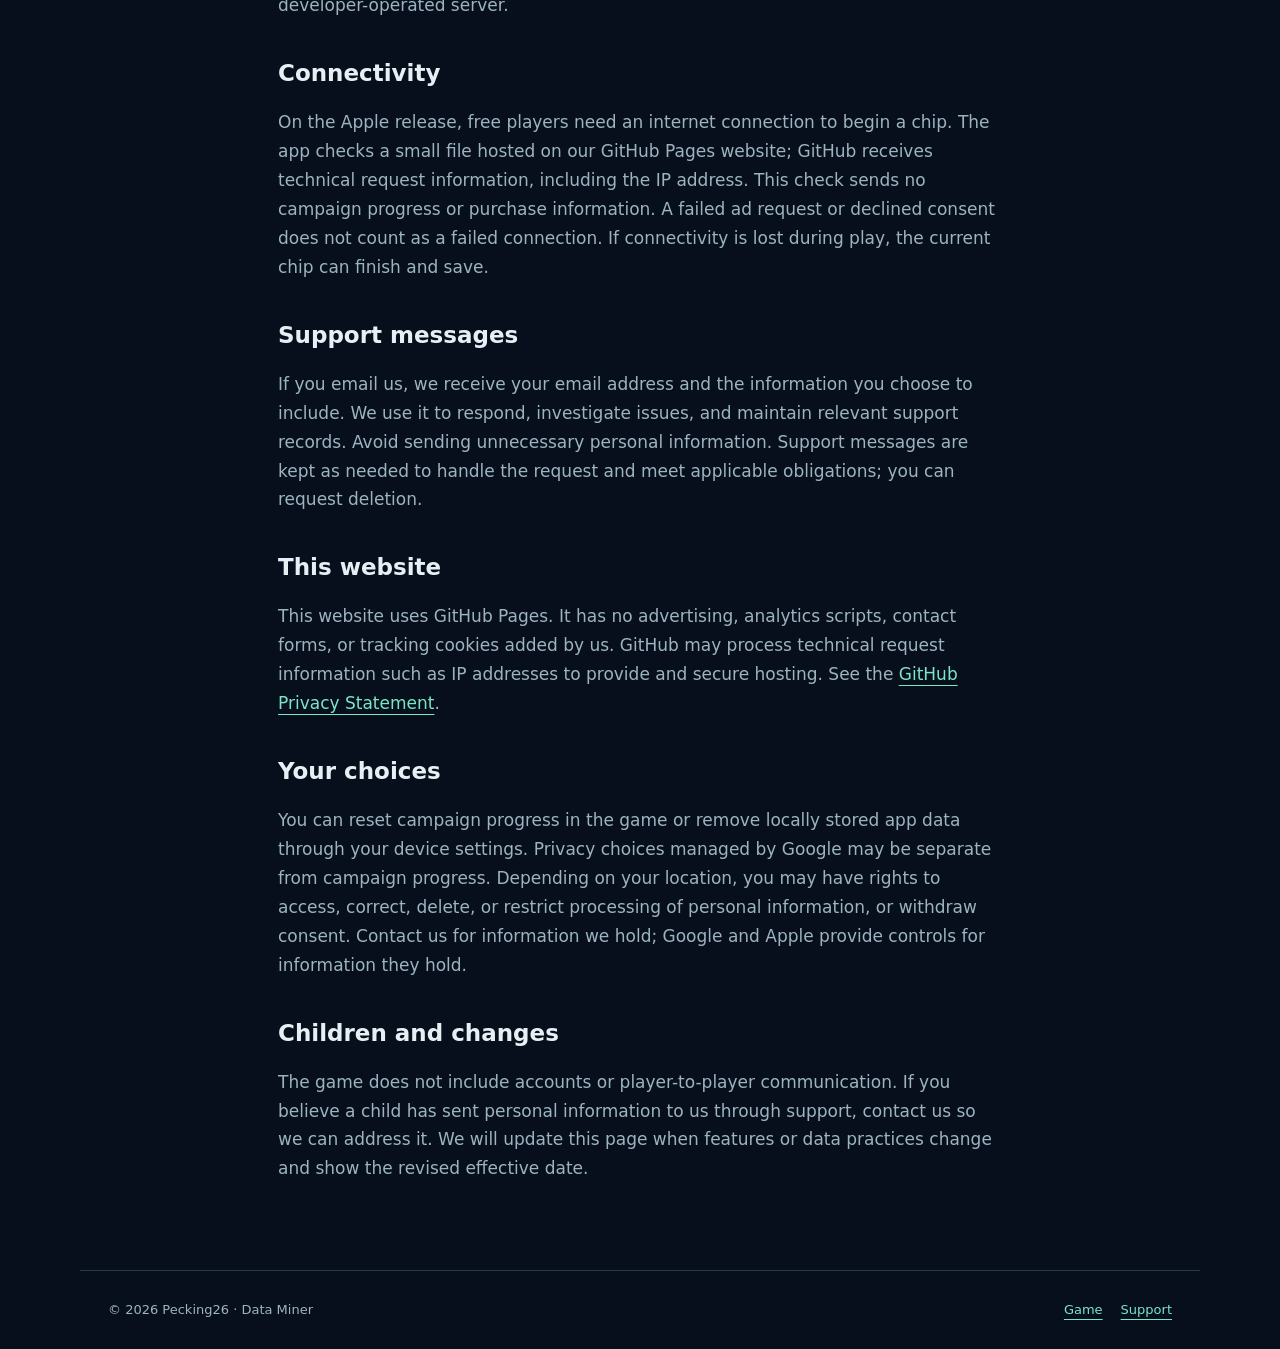
<file: data-miner/privacy.html>
<!doctype html><html lang="en"><head><meta charset="utf-8"><meta name="viewport" content="width=device-width,initial-scale=1"><meta name="description" content="How Data Miner handles saved progress, advertising, privacy choices, and support requests."><title>Privacy Policy — Data Miner</title><link rel="icon" href="assets/icon.svg"><link rel="stylesheet" href="styles.css"></head><body>
<header><a class="brand" href="./"><img src="assets/icon.svg" alt="">DATA MINER</a><nav aria-label="Main navigation"><a href="support.html">Support</a><a href="privacy.html" aria-current="page">Privacy</a></nav></header>
<main class="prose"><p class="eyebrow">Your information</p><h1>Privacy policy.</h1><p class="date">Effective 22 September 2026</p><p>Data Miner is developed by Pecking26. This policy covers the mobile game, its development builds, this website, and support communications. Contact <a href="mailto:peckingsupport@gmail.com">peckingsupport@gmail.com</a> with questions or privacy requests.</p>
<h2>Game progress</h2><p>The game stores completed chips, mastery results, earned in-game Data, upgrades, selected abilities, settings, and advertising timing counters on your device. In-game “Data” is a game currency. We do not operate a server that receives your saved campaign. Device or operating-system backups may include app data according to your backup settings.</p><p>The current game has no player accounts, social features, separate analytics service, or cross-device save service. It does not request contacts, microphone, camera, or precise location access.</p>
<h2>Advertising and consent</h2><p>Native mobile builds integrate Google AdMob and Google's User Messaging Platform. Development builds use test ads. Google may process IP addresses, approximate location inferred from IP, device or advertising identifiers, ad interactions, and diagnostics to deliver and measure ads, maintain the service, and prevent fraud. Data collection can depend on platform settings and consent. Non-personalized ads may still involve device storage and data processing.</p><p>Where required, the game presents Google's consent choices before requesting ads and exposes an Advertising privacy choices action in Settings. You can also manage advertising identifiers through your device settings. The current integration requests non-personalized ads and does not request Apple's tracking authorization.</p><p>Google processes information under its own policies. See <a href="https://policies.google.com/privacy">Google's Privacy Policy</a> and <a href="https://policies.google.com/technologies/partner-sites">how Google uses information from partner apps</a>. Advertising may involve processing outside your country. We do not send your saved campaign or support emails to AdMob.</p>
<h2>Purchases</h2><p>The Apple release offers an optional permanent Premium upgrade to remove ads and enable offline play. Availability depends on the installed app version and App Store availability. Apple processes payment; we do not receive your card details. The app uses Apple StoreKit to verify signed purchase transactions and determine current ownership, including refunds or revocations. StoreKit retains transaction information on your device so verified Premium access can work offline. Restore Purchases contacts Apple and may ask you to sign in. Resetting campaign progress does not erase your purchase. We do not send purchase transactions to a separate developer-operated server.</p>
<h2>Connectivity</h2><p>On the Apple release, free players need an internet connection to begin a chip. The app checks a small file hosted on our GitHub Pages website; GitHub receives technical request information, including the IP address. This check sends no campaign progress or purchase information. A failed ad request or declined consent does not count as a failed connection. If connectivity is lost during play, the current chip can finish and save.</p><h2>Support messages</h2><p>If you email us, we receive your email address and the information you choose to include. We use it to respond, investigate issues, and maintain relevant support records. Avoid sending unnecessary personal information. Support messages are kept as needed to handle the request and meet applicable obligations; you can request deletion.</p>
<h2>This website</h2><p>This website uses GitHub Pages. It has no advertising, analytics scripts, contact forms, or tracking cookies added by us. GitHub may process technical request information such as IP addresses to provide and secure hosting. See the <a href="https://docs.github.com/en/site-policy/privacy-policies/github-general-privacy-statement">GitHub Privacy Statement</a>.</p>
<h2>Your choices</h2><p>You can reset campaign progress in the game or remove locally stored app data through your device settings. Privacy choices managed by Google may be separate from campaign progress. Depending on your location, you may have rights to access, correct, delete, or restrict processing of personal information, or withdraw consent. Contact us for information we hold; Google and Apple provide controls for information they hold.</p>
<h2>Children and changes</h2><p>The game does not include accounts or player-to-player communication. If you believe a child has sent personal information to us through support, contact us so we can address it. We will update this page when features or data practices change and show the revised effective date.</p></main>
<footer><span>© 2026 Pecking26 · Data Miner</span><span><a href="./">Game</a><a href="support.html">Support</a></span></footer></body></html>
</file>
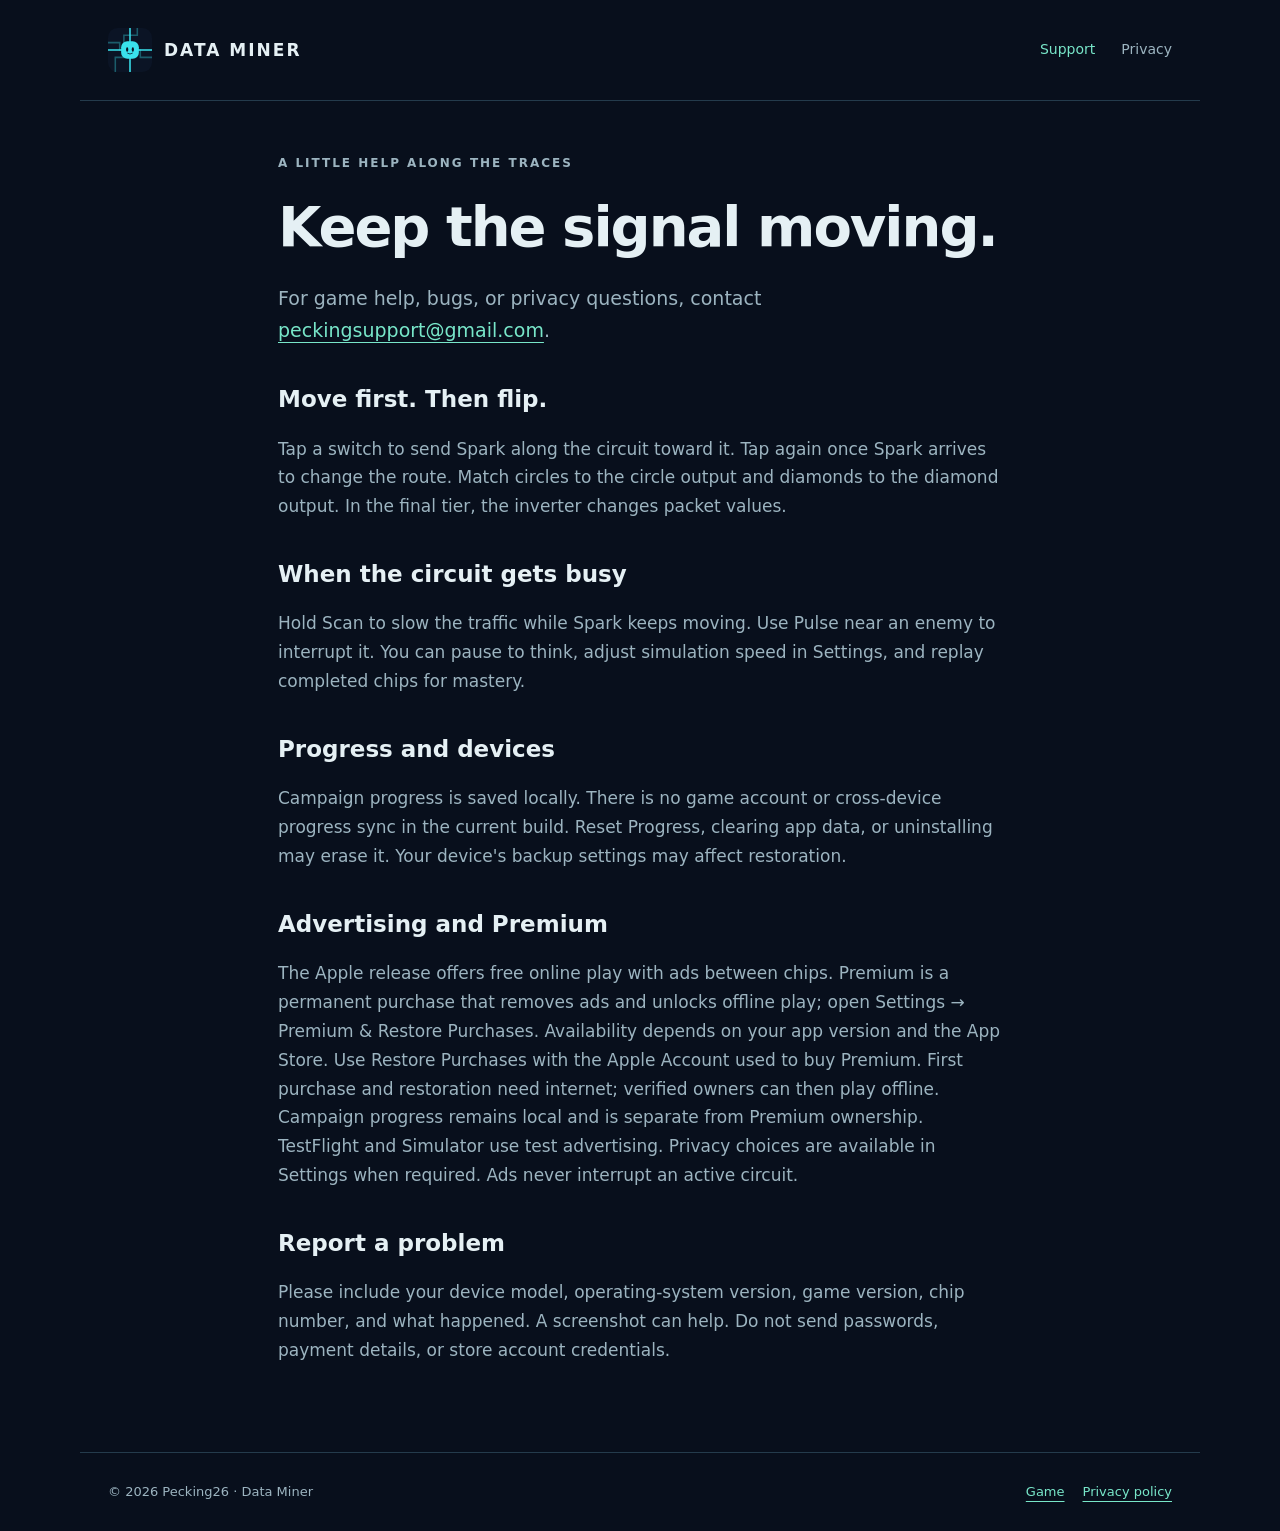
<file: data-miner/support.html>
<!doctype html><html lang="en"><head><meta charset="utf-8"><meta name="viewport" content="width=device-width,initial-scale=1"><title>Support — Data Miner</title><link rel="icon" href="assets/icon.svg"><link rel="stylesheet" href="styles.css"></head><body>
<header><a class="brand" href="./"><img src="assets/icon.svg" alt="">DATA MINER</a><nav aria-label="Main navigation"><a href="support.html" aria-current="page">Support</a><a href="privacy.html">Privacy</a></nav></header>
<main class="prose"><p class="eyebrow">A little help along the traces</p><h1>Keep the signal moving.</h1><p class="lead">For game help, bugs, or privacy questions, contact <a href="mailto:peckingsupport@gmail.com">peckingsupport@gmail.com</a>.</p>
<h2>Move first. Then flip.</h2><p>Tap a switch to send Spark along the circuit toward it. Tap again once Spark arrives to change the route. Match circles to the circle output and diamonds to the diamond output. In the final tier, the inverter changes packet values.</p>
<h2>When the circuit gets busy</h2><p>Hold Scan to slow the traffic while Spark keeps moving. Use Pulse near an enemy to interrupt it. You can pause to think, adjust simulation speed in Settings, and replay completed chips for mastery.</p>
<h2>Progress and devices</h2><p>Campaign progress is saved locally. There is no game account or cross-device progress sync in the current build. Reset Progress, clearing app data, or uninstalling may erase it. Your device's backup settings may affect restoration.</p>
<h2>Advertising and Premium</h2><p>The Apple release offers free online play with ads between chips. Premium is a permanent purchase that removes ads and unlocks offline play; open Settings → Premium &amp; Restore Purchases. Availability depends on your app version and the App Store. Use Restore Purchases with the Apple Account used to buy Premium. First purchase and restoration need internet; verified owners can then play offline. Campaign progress remains local and is separate from Premium ownership. TestFlight and Simulator use test advertising. Privacy choices are available in Settings when required. Ads never interrupt an active circuit.</p>
<h2>Report a problem</h2><p>Please include your device model, operating-system version, game version, chip number, and what happened. A screenshot can help. Do not send passwords, payment details, or store account credentials.</p></main>
<footer><span>© 2026 Pecking26 · Data Miner</span><span><a href="./">Game</a><a href="privacy.html">Privacy policy</a></span></footer></body></html>
</file>
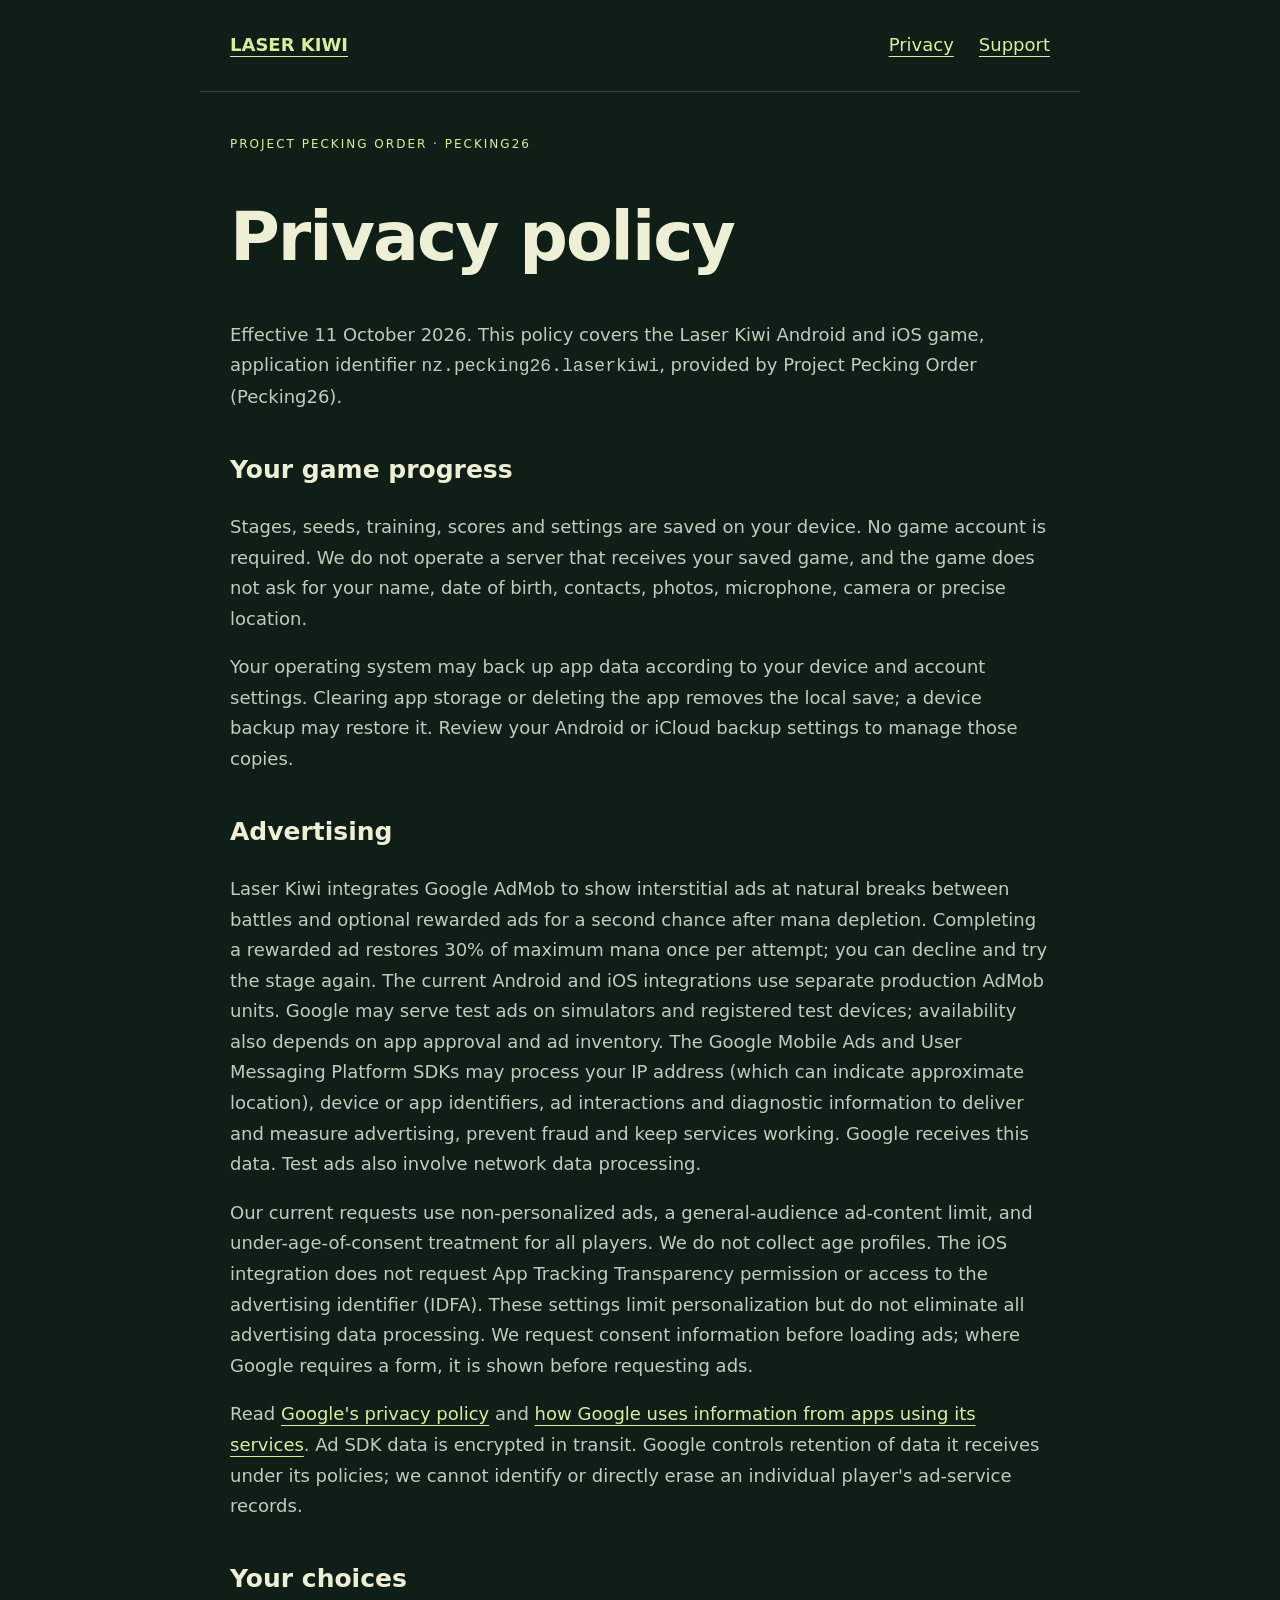
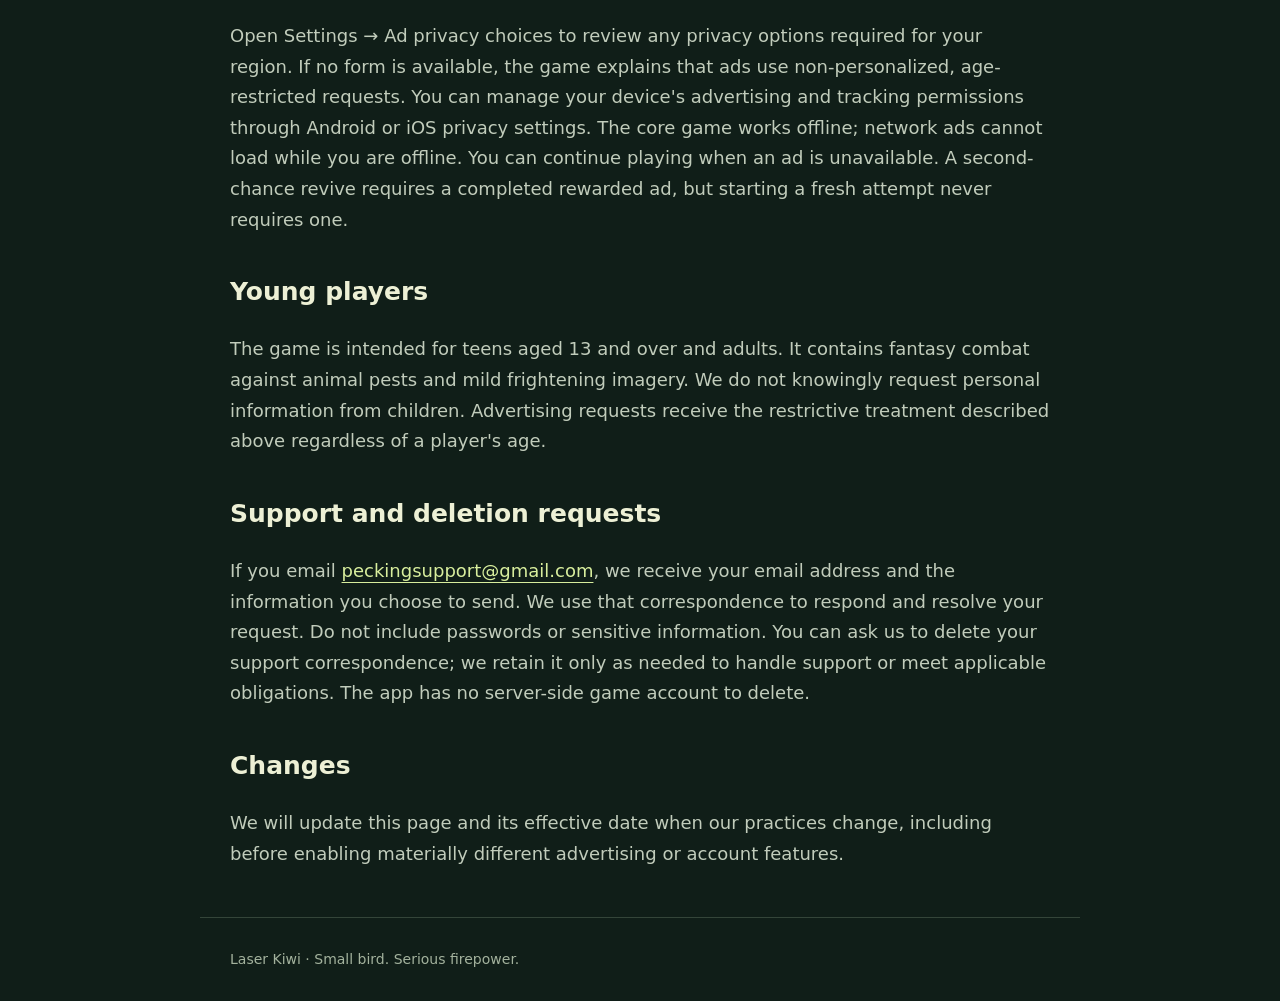
<file: laser-kiwi/privacy.html>
<!doctype html><html lang="en-NZ"><head><meta charset="utf-8"><meta name="viewport" content="width=device-width,initial-scale=1"><title>Laser Kiwi privacy policy</title><link rel="stylesheet" href="style.css"></head><body><header><a href="index.html">LASER KIWI</a><nav><a href="privacy.html" aria-current="page">Privacy</a><a href="mailto:peckingsupport@gmail.com">Support</a></nav></header><main><p class="eyebrow">PROJECT PECKING ORDER · PECKING26</p><h1>Privacy policy</h1><p>Effective 11 October 2026. This policy covers the Laser Kiwi Android and iOS game, application identifier <code>nz.pecking26.laserkiwi</code>, provided by Project Pecking Order (Pecking26).</p><h2>Your game progress</h2><p>Stages, seeds, training, scores and settings are saved on your device. No game account is required. We do not operate a server that receives your saved game, and the game does not ask for your name, date of birth, contacts, photos, microphone, camera or precise location.</p><p>Your operating system may back up app data according to your device and account settings. Clearing app storage or deleting the app removes the local save; a device backup may restore it. Review your Android or iCloud backup settings to manage those copies.</p><h2>Advertising</h2><p>Laser Kiwi integrates Google AdMob to show interstitial ads at natural breaks between battles and optional rewarded ads for a second chance after mana depletion. Completing a rewarded ad restores 30% of maximum mana once per attempt; you can decline and try the stage again. The current Android and iOS integrations use separate production AdMob units. Google may serve test ads on simulators and registered test devices; availability also depends on app approval and ad inventory. The Google Mobile Ads and User Messaging Platform SDKs may process your IP address (which can indicate approximate location), device or app identifiers, ad interactions and diagnostic information to deliver and measure advertising, prevent fraud and keep services working. Google receives this data. Test ads also involve network data processing.</p><p>Our current requests use non-personalized ads, a general-audience ad-content limit, and under-age-of-consent treatment for all players. We do not collect age profiles. The iOS integration does not request App Tracking Transparency permission or access to the advertising identifier (IDFA). These settings limit personalization but do not eliminate all advertising data processing. We request consent information before loading ads; where Google requires a form, it is shown before requesting ads.</p><p>Read <a href="https://policies.google.com/privacy">Google's privacy policy</a> and <a href="https://policies.google.com/technologies/partner-sites">how Google uses information from apps using its services</a>. Ad SDK data is encrypted in transit. Google controls retention of data it receives under its policies; we cannot identify or directly erase an individual player's ad-service records.</p><h2>Your choices</h2><p>Open Settings → Ad privacy choices to review any privacy options required for your region. If no form is available, the game explains that ads use non-personalized, age-restricted requests. You can manage your device's advertising and tracking permissions through Android or iOS privacy settings. The core game works offline; network ads cannot load while you are offline. You can continue playing when an ad is unavailable. A second-chance revive requires a completed rewarded ad, but starting a fresh attempt never requires one.</p><h2>Young players</h2><p>The game is intended for teens aged 13 and over and adults. It contains fantasy combat against animal pests and mild frightening imagery. We do not knowingly request personal information from children. Advertising requests receive the restrictive treatment described above regardless of a player's age.</p><h2>Support and deletion requests</h2><p>If you email <a href="mailto:peckingsupport@gmail.com">peckingsupport@gmail.com</a>, we receive your email address and the information you choose to send. We use that correspondence to respond and resolve your request. Do not include passwords or sensitive information. You can ask us to delete your support correspondence; we retain it only as needed to handle support or meet applicable obligations. The app has no server-side game account to delete.</p><h2>Changes</h2><p>We will update this page and its effective date when our practices change, including before enabling materially different advertising or account features.</p></main><footer>Laser Kiwi · Small bird. Serious firepower.</footer></body></html>
</file>
<file: styles.css>
:root {
  color-scheme: dark;
  --ink: #eef6f7;
  --muted: #a9bdc1;
  --cave: #0d1b20;
  --cave-raised: #14282e;
  --edge: #2a464d;
  --gold: #e2a94d;
  --gold-pale: #f1d28b;
  --moss: #70b85b;
  --violet: #8e69c4;
  --max-width: 760px;
  font-family: Inter, ui-rounded, "SF Pro Rounded", system-ui, -apple-system, BlinkMacSystemFont, "Segoe UI", sans-serif;
}

* { box-sizing: border-box; }

html {
  background: var(--cave);
  scroll-behavior: smooth;
}

body {
  min-height: 100vh;
  margin: 0;
  color: var(--ink);
  background:
    linear-gradient(rgba(112, 184, 91, 0.05) 1px, transparent 1px),
    linear-gradient(90deg, rgba(112, 184, 91, 0.05) 1px, transparent 1px),
    radial-gradient(circle at 50% -10%, #23434b 0, var(--cave) 46%);
  background-size: 48px 48px, 48px 48px, auto;
  font-size: 16px;
  line-height: 1.65;
}

a {
  color: var(--gold-pale);
  text-underline-offset: 0.2em;
}

a:hover { color: #fff0c6; }

a:focus-visible {
  outline: 3px solid var(--gold);
  outline-offset: 4px;
  border-radius: 4px;
}

.site-header {
  border-bottom: 1px solid var(--edge);
  background: rgba(13, 27, 32, 0.92);
}

.header-inner,
main,
.footer-inner {
  width: min(calc(100% - 32px), var(--max-width));
  margin-inline: auto;
}

.header-inner {
  display: flex;
  align-items: center;
  justify-content: space-between;
  min-height: 74px;
  gap: 20px;
}

.brand {
  display: inline-flex;
  align-items: center;
  gap: 11px;
  color: var(--ink);
  font-weight: 900;
  letter-spacing: 0.03em;
  line-height: 1;
  text-decoration: none;
}

.brand img {
  width: 42px;
  height: 42px;
  border-radius: 10px;
}

nav {
  display: flex;
  flex-wrap: wrap;
  justify-content: flex-end;
  gap: 8px 16px;
}

nav a {
  color: var(--muted);
  font-size: 0.9rem;
  font-weight: 750;
  text-decoration: none;
}

nav a[aria-current="page"] { color: var(--gold-pale); }

main { padding-block: 64px 80px; }

.hero {
  display: grid;
  grid-template-columns: auto 1fr;
  align-items: center;
  gap: 28px;
  margin-bottom: 46px;
}

.hero img {
  width: clamp(88px, 18vw, 132px);
  height: auto;
  border-radius: 24px;
  box-shadow: 0 18px 40px rgba(0, 0, 0, 0.34);
}

.eyebrow {
  margin: 0 0 8px;
  color: var(--moss);
  font-size: 0.82rem;
  font-weight: 850;
  letter-spacing: 0.14em;
  text-transform: uppercase;
}

h1, h2, h3 {
  line-height: 1.18;
  text-wrap: balance;
}

h1 {
  margin: 0;
  color: var(--gold-pale);
  font-size: clamp(2.15rem, 7vw, 4rem);
  letter-spacing: -0.045em;
}

.intro {
  max-width: 58ch;
  margin: 14px 0 0;
  color: var(--muted);
  font-size: 1.08rem;
}

.page-heading {
  margin-bottom: 42px;
  padding-bottom: 28px;
  border-bottom: 1px solid var(--edge);
}

.page-heading h1 { font-size: clamp(2.1rem, 7vw, 3.5rem); }

.updated {
  margin: 12px 0 0;
  color: var(--muted);
}

.cards {
  display: grid;
  grid-template-columns: repeat(3, 1fr);
  gap: 16px;
}

.card,
.policy-section {
  border: 1px solid var(--edge);
  background: rgba(20, 40, 46, 0.9);
  border-radius: 18px;
}

.card {
  display: flex;
  flex-direction: column;
  min-height: 214px;
  padding: 24px;
  text-decoration: none;
}

.card:hover {
  border-color: #4c6b72;
  transform: translateY(-2px);
}

.card h2 {
  margin: 0;
  color: var(--ink);
  font-size: 1.25rem;
}

.card p {
  margin: 12px 0 24px;
  color: var(--muted);
}

.card span {
  margin-top: auto;
  color: var(--gold-pale);
  font-weight: 800;
}

.policy-section {
  margin-block: 16px;
  padding: clamp(22px, 5vw, 34px);
}

.policy-section h2 {
  margin: 0 0 12px;
  color: var(--gold-pale);
  font-size: 1.35rem;
}

.policy-section h3 {
  margin: 22px 0 8px;
  font-size: 1.05rem;
}

.policy-section p,
.policy-section ul {
  margin-top: 0;
  color: #d4e0e2;
}

.policy-section p:last-child,
.policy-section ul:last-child { margin-bottom: 0; }

.policy-section li + li { margin-top: 8px; }

.callout { border-left: 4px solid var(--violet); }

.button-link {
  display: inline-block;
  padding: 11px 18px;
  border-radius: 12px;
  background: var(--gold);
  color: #172329;
  font-weight: 850;
  text-decoration: none;
}

.button-link:hover {
  color: #172329;
  background: #efbd68;
}

footer {
  border-top: 1px solid var(--edge);
  color: var(--muted);
}

.footer-inner {
  display: flex;
  justify-content: space-between;
  gap: 24px;
  padding-block: 24px 36px;
  font-size: 0.9rem;
}

.footer-inner p { margin: 0; }

@media (max-width: 680px) {
  .header-inner {
    align-items: flex-start;
    flex-direction: column;
    padding-block: 16px;
  }

  nav { justify-content: flex-start; }
  main { padding-block: 42px 60px; }

  .hero {
    grid-template-columns: 1fr;
    gap: 22px;
  }

  .cards { grid-template-columns: 1fr; }
  .card { min-height: 0; }

  .footer-inner {
    flex-direction: column;
    gap: 8px;
  }
}

@media (prefers-reduced-motion: no-preference) {
  .card { transition: transform 160ms ease, border-color 160ms ease; }
}
</file>
<file: data-miner/styles.css>
:root{color-scheme:dark;--bg:#080f1c;--panel:#101f2e;--line:#243b4c;--ink:#e5f0f4;--muted:#9cb4c0;--mint:#78e6c9}*{box-sizing:border-box}body{margin:0;background:var(--bg);color:var(--ink);font:17px/1.7 system-ui,-apple-system,BlinkMacSystemFont,"Segoe UI",sans-serif}a{color:var(--mint);text-underline-offset:5px}a:focus-visible{outline:3px solid var(--mint);outline-offset:6px}header,main,footer{max-width:1120px;margin:auto;padding:28px}header{display:flex;align-items:center;justify-content:space-between;border-bottom:1px solid var(--line);gap:22px}.brand{display:flex;align-items:center;gap:12px;text-decoration:none;color:var(--ink);font-weight:750;letter-spacing:2px}.brand img{width:44px;height:44px}nav{display:flex;gap:26px}nav a{font-size:14px;text-decoration:none;color:var(--muted)}nav a[aria-current],nav a:hover{color:var(--mint)}.hero{display:grid;grid-template-columns:1.3fr 1fr;align-items:center;gap:60px;padding:76px 0 64px}.eyebrow{text-transform:uppercase;font-size:12px;letter-spacing:2px;color:var(--mint);font-weight:650}h1{font-size:clamp(42px,5.8vw,70px);line-height:1.08;letter-spacing:-3px;margin:24px 0}h1 em{color:var(--mint);font-style:normal}.lead{color:var(--muted);font-size:19px;max-width:620px}.button{display:inline-block;background:var(--mint);padding:12px 23px;color:#082329;border-radius:12px;text-decoration:none;font-weight:700;margin-top:15px}.spark{min-height:310px;border:1px solid var(--line);border-radius:38px;display:grid;place-items:center;background:radial-gradient(ellipse at center,#1a495044,transparent 70%),repeating-linear-gradient(90deg,transparent 0 49px,#1a344744 50px,transparent 51px 100px);transform:rotate(-3deg)}.spark img{width:190px;filter:drop-shadow(0 0 34px #53ddbd24)}.facts{display:flex;flex-wrap:wrap;gap:16px 34px;padding:22px 0;border-block:1px solid var(--line);font-size:14px;color:var(--muted)}.facts b{color:var(--ink)}.worlds{display:grid;grid-template-columns:repeat(3,1fr);gap:20px;margin:42px 0}.card{border:1px solid var(--line);border-radius:18px;padding:26px;background:var(--panel)}.card h2{font-size:21px;margin:10px 0}.card p{font-size:15px;color:var(--muted);margin-bottom:0}.card:nth-child(2) .eyebrow{color:#cf97ff}.card:nth-child(3) .eyebrow{color:#efba73}.game-shot{width:100%;border:1px solid var(--line);border-radius:18px;margin:12px 0 34px}.notice{padding:22px 26px;border-left:3px solid var(--mint);background:#102329;color:var(--muted);border-radius:0 12px 12px 0}.prose{max-width:780px;padding-top:40px;padding-bottom:70px}.prose h1{font-size:clamp(38px,5vw,56px);letter-spacing:-2px}.prose h2{font-size:23px;line-height:1.35;margin-top:38px}.prose p,.prose li{color:var(--muted)}.prose strong{color:var(--ink)}.prose ul{padding-left:24px}.prose .date{font-size:14px}footer{border-top:1px solid var(--line);display:flex;justify-content:space-between;gap:20px;color:var(--muted);font-size:13px}footer a{margin-left:18px}@media(max-width:720px){header,main,footer{padding:20px}.hero{grid-template-columns:1fr;gap:34px;padding:40px 0}.spark{min-height:220px}.spark img{width:140px}.worlds{grid-template-columns:1fr;gap:14px}h1{letter-spacing:-2px}.brand{font-size:14px;letter-spacing:1px}nav{gap:16px}footer{display:block}footer a{margin:0 20px 0 0}}
</file>
<file: laser-kiwi/style.css>
:root{color-scheme:dark;font:18px/1.7 system-ui,sans-serif;color:#edf0d5;background:#101e18}*{box-sizing:border-box}body{margin:0}header,main,footer{max-width:880px;margin:auto;padding:30px}header{display:flex;justify-content:space-between;gap:20px;border-bottom:1px solid #344539;font-weight:700}nav{display:flex;gap:25px;font-weight:400}a{color:#d8ee9d;text-underline-offset:5px}a:focus-visible{outline:3px solid #d8ee9d;outline-offset:5px}h1{font-size:clamp(38px,7vw,68px);line-height:1.1;letter-spacing:-2px}h2{font-size:25px;margin-top:36px}p{color:#c1ccbb}.eyebrow{font-size:12px;letter-spacing:2px;color:#d8ee9d}footer{border-top:1px solid #344539;font-size:14px;color:#a3b29d}code{overflow-wrap:anywhere}@media(max-width:550px){header,main,footer{padding:22px}header{font-size:14px}nav{gap:15px}}
</file>
